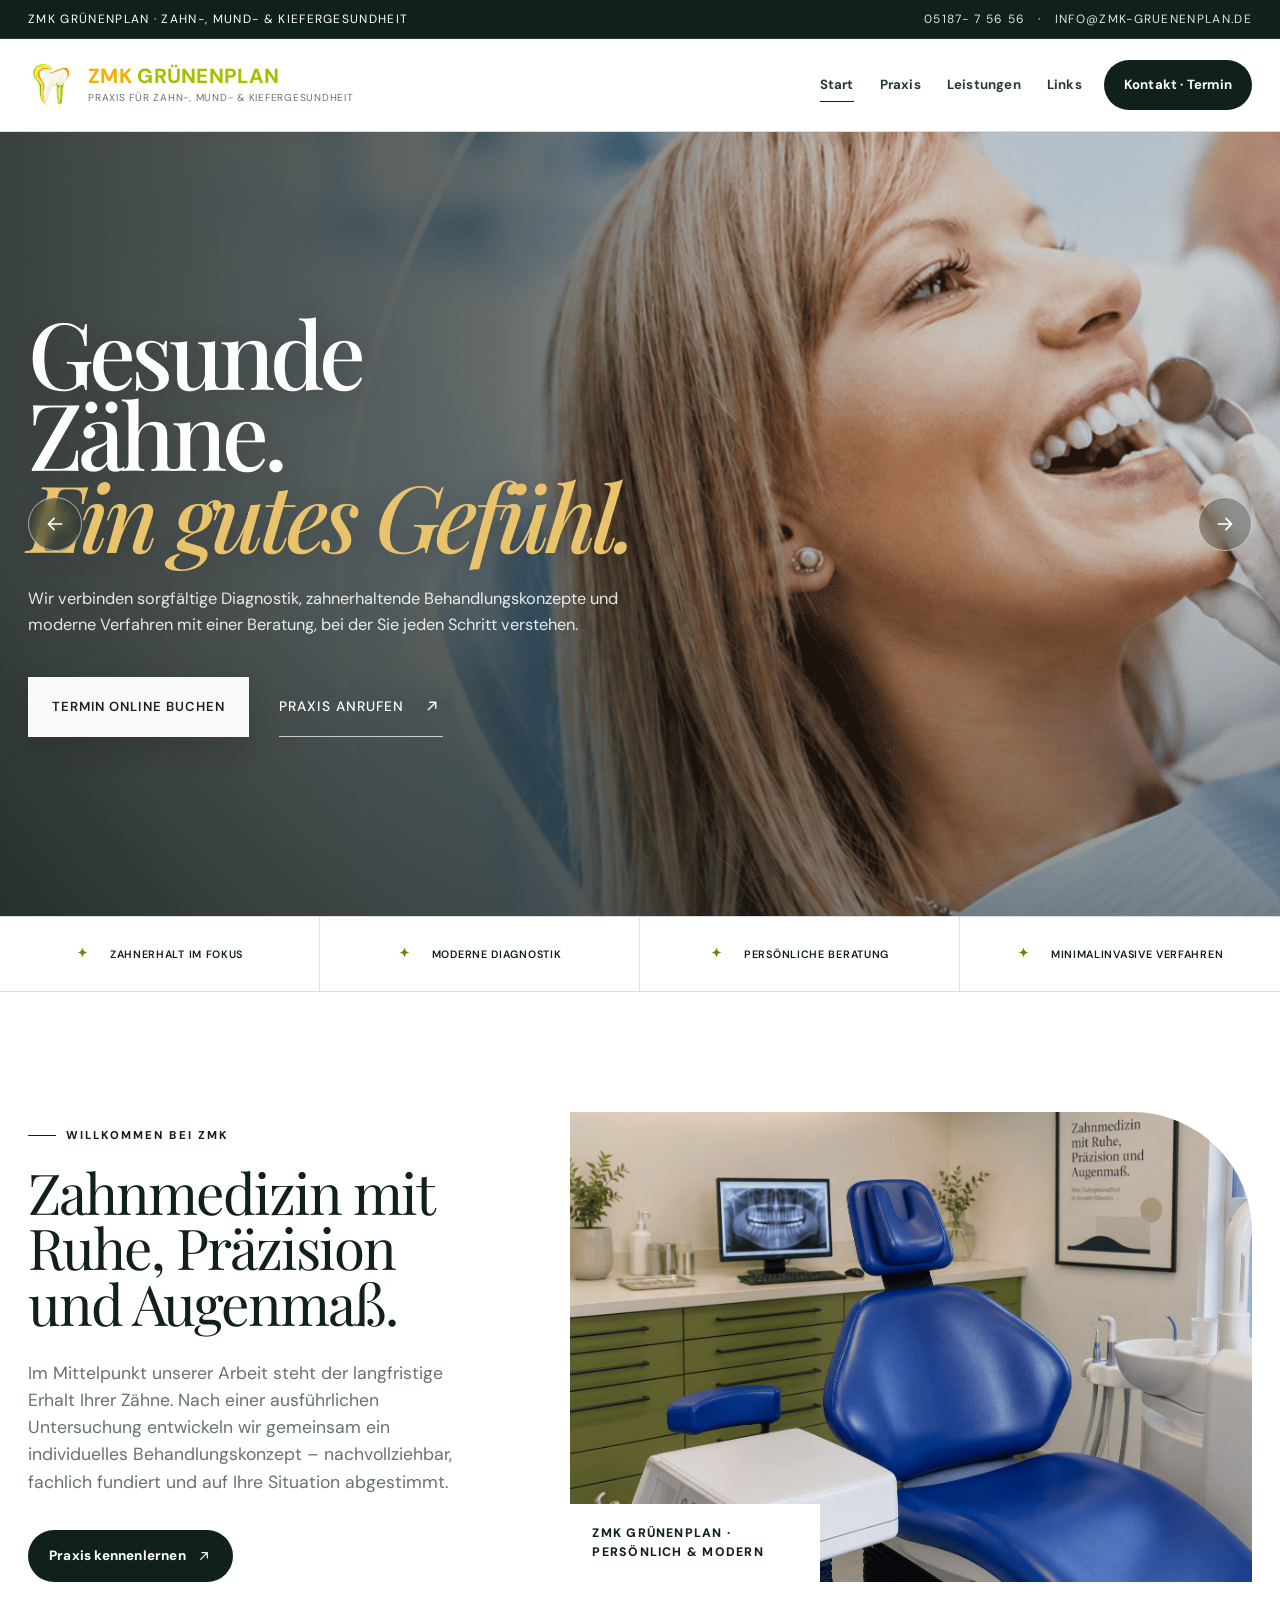
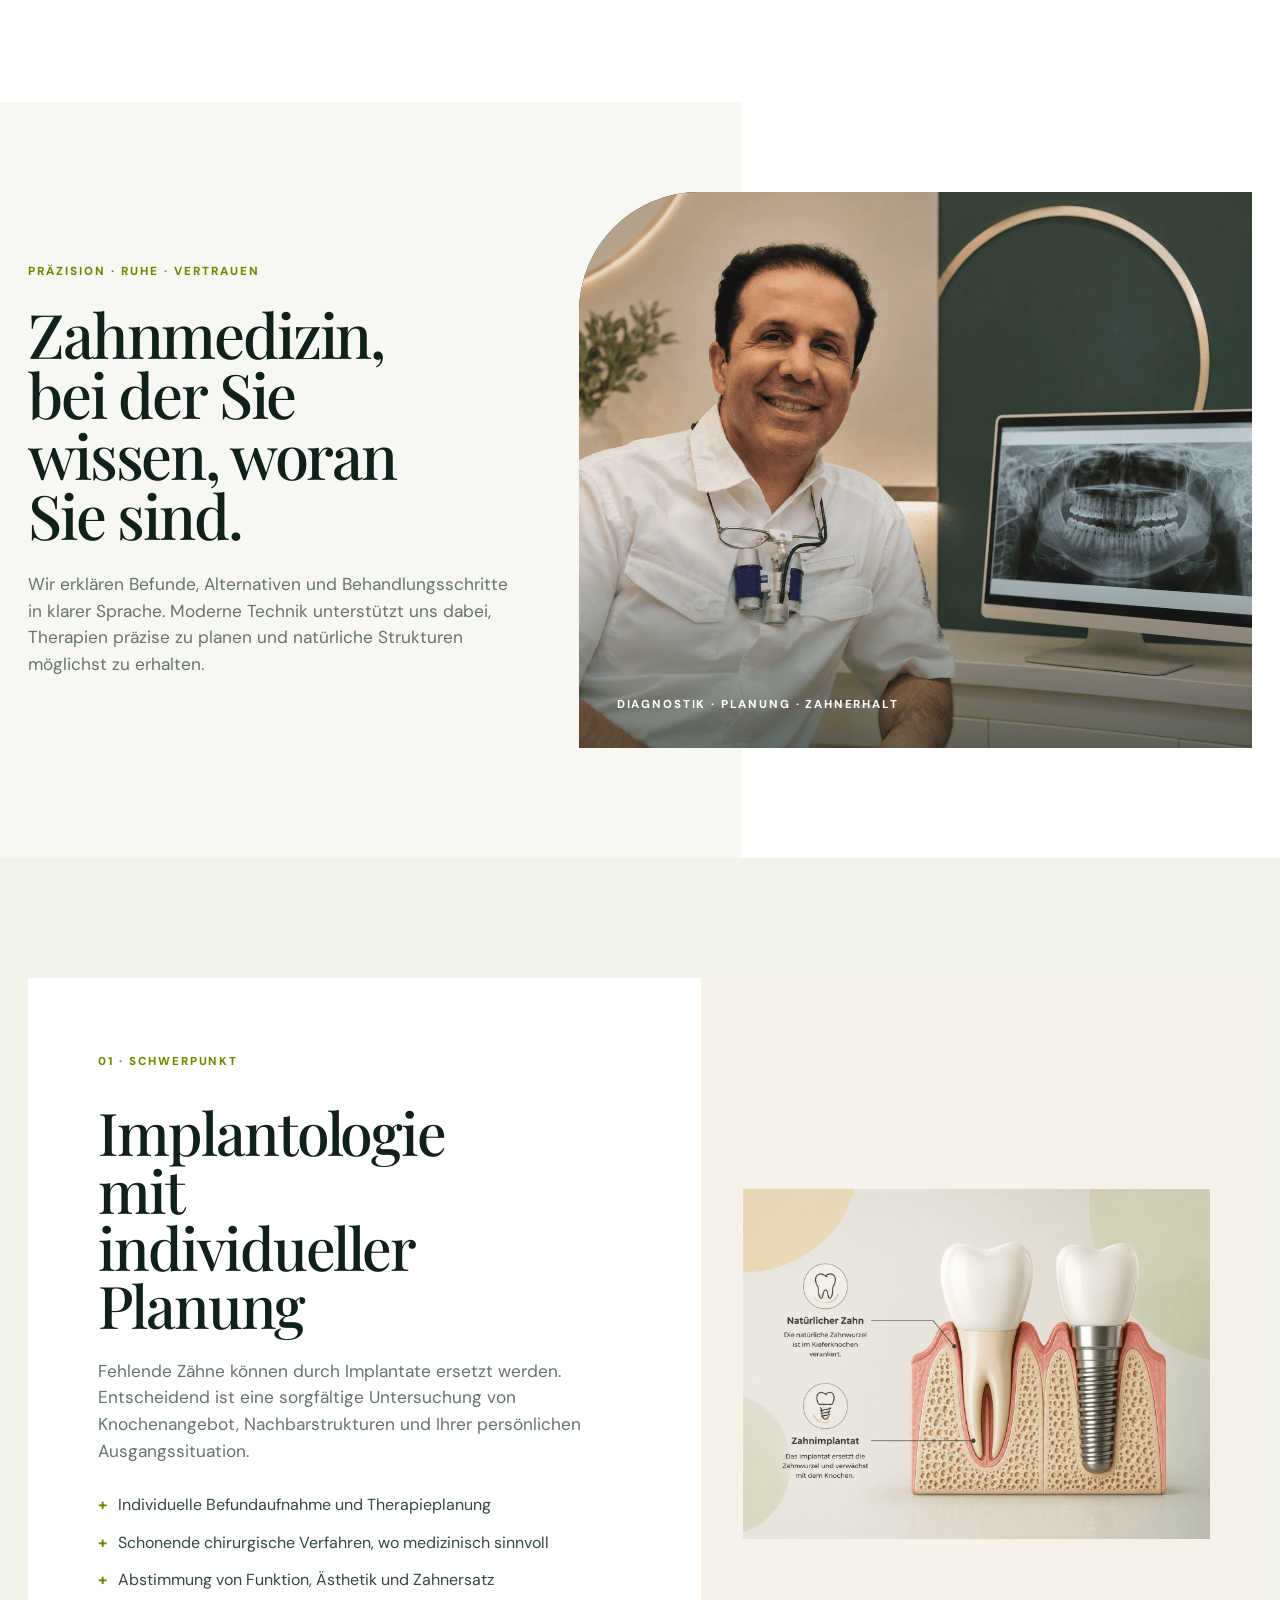
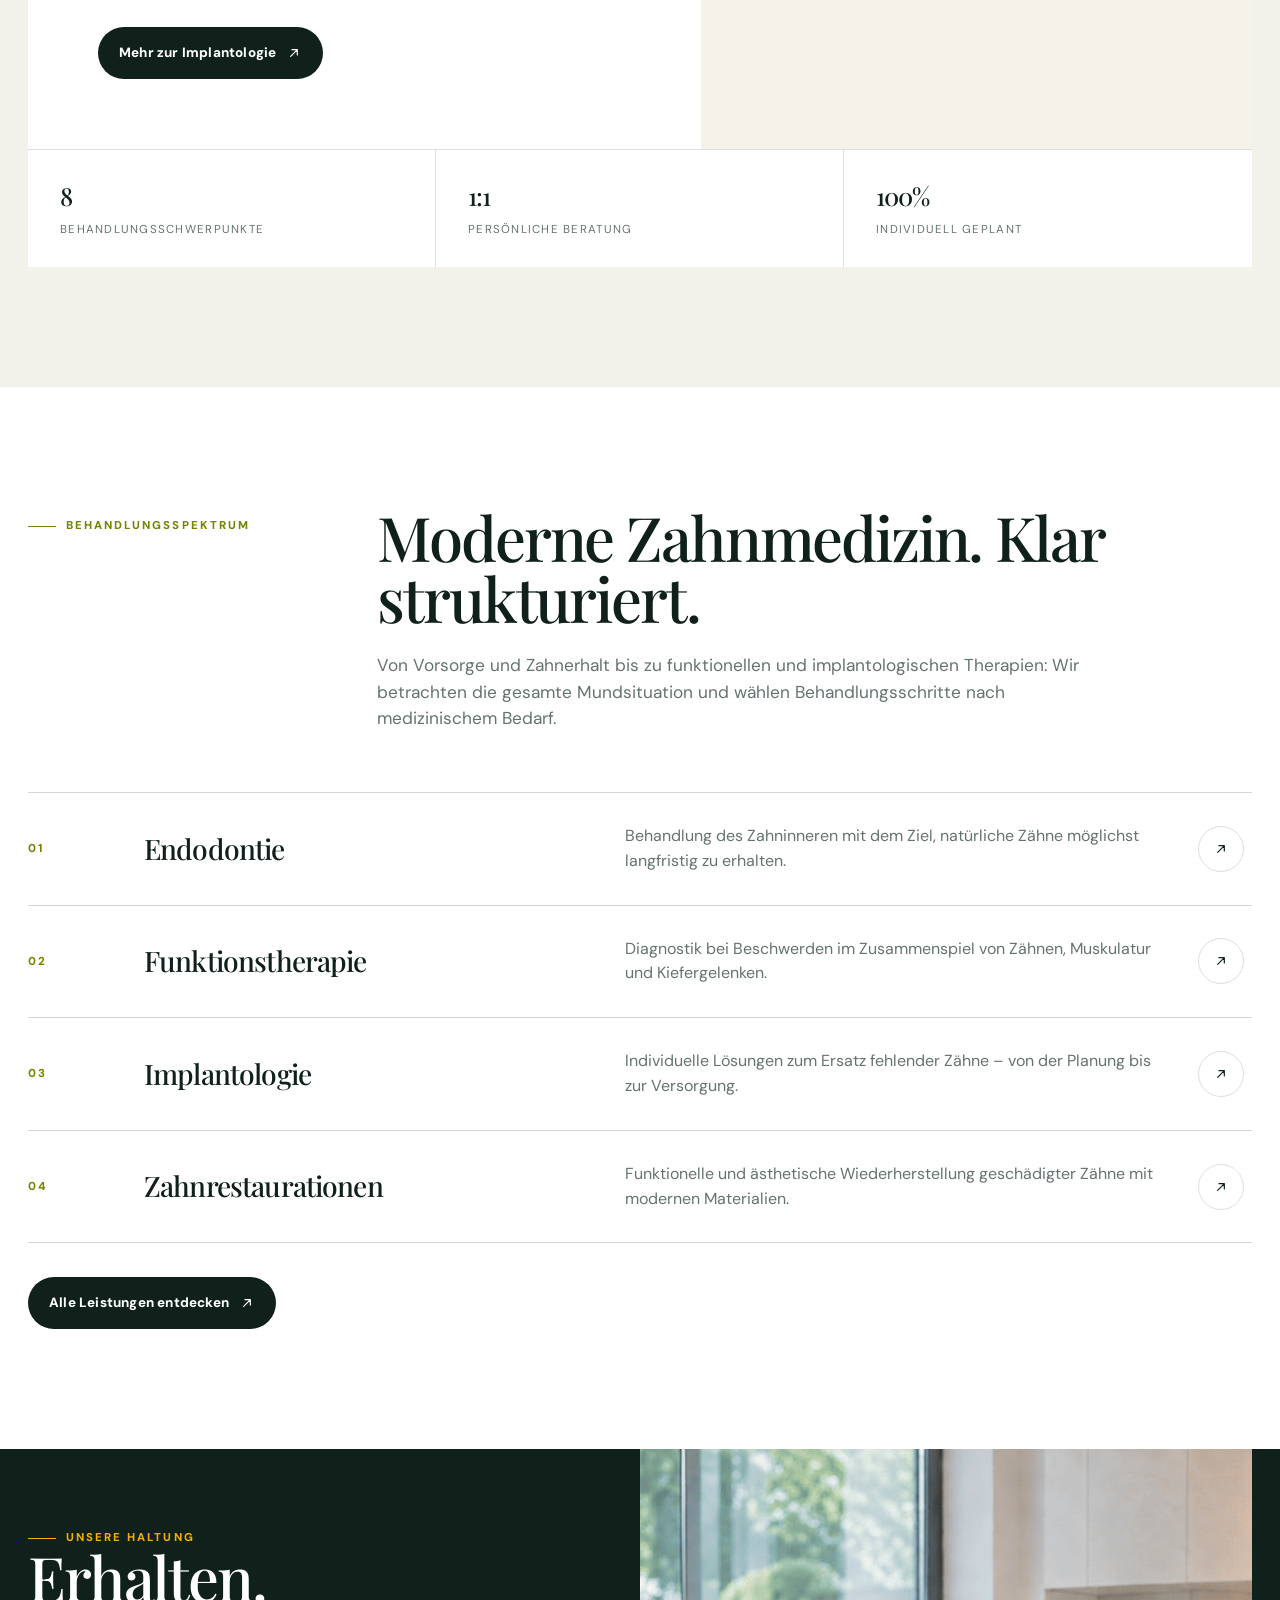
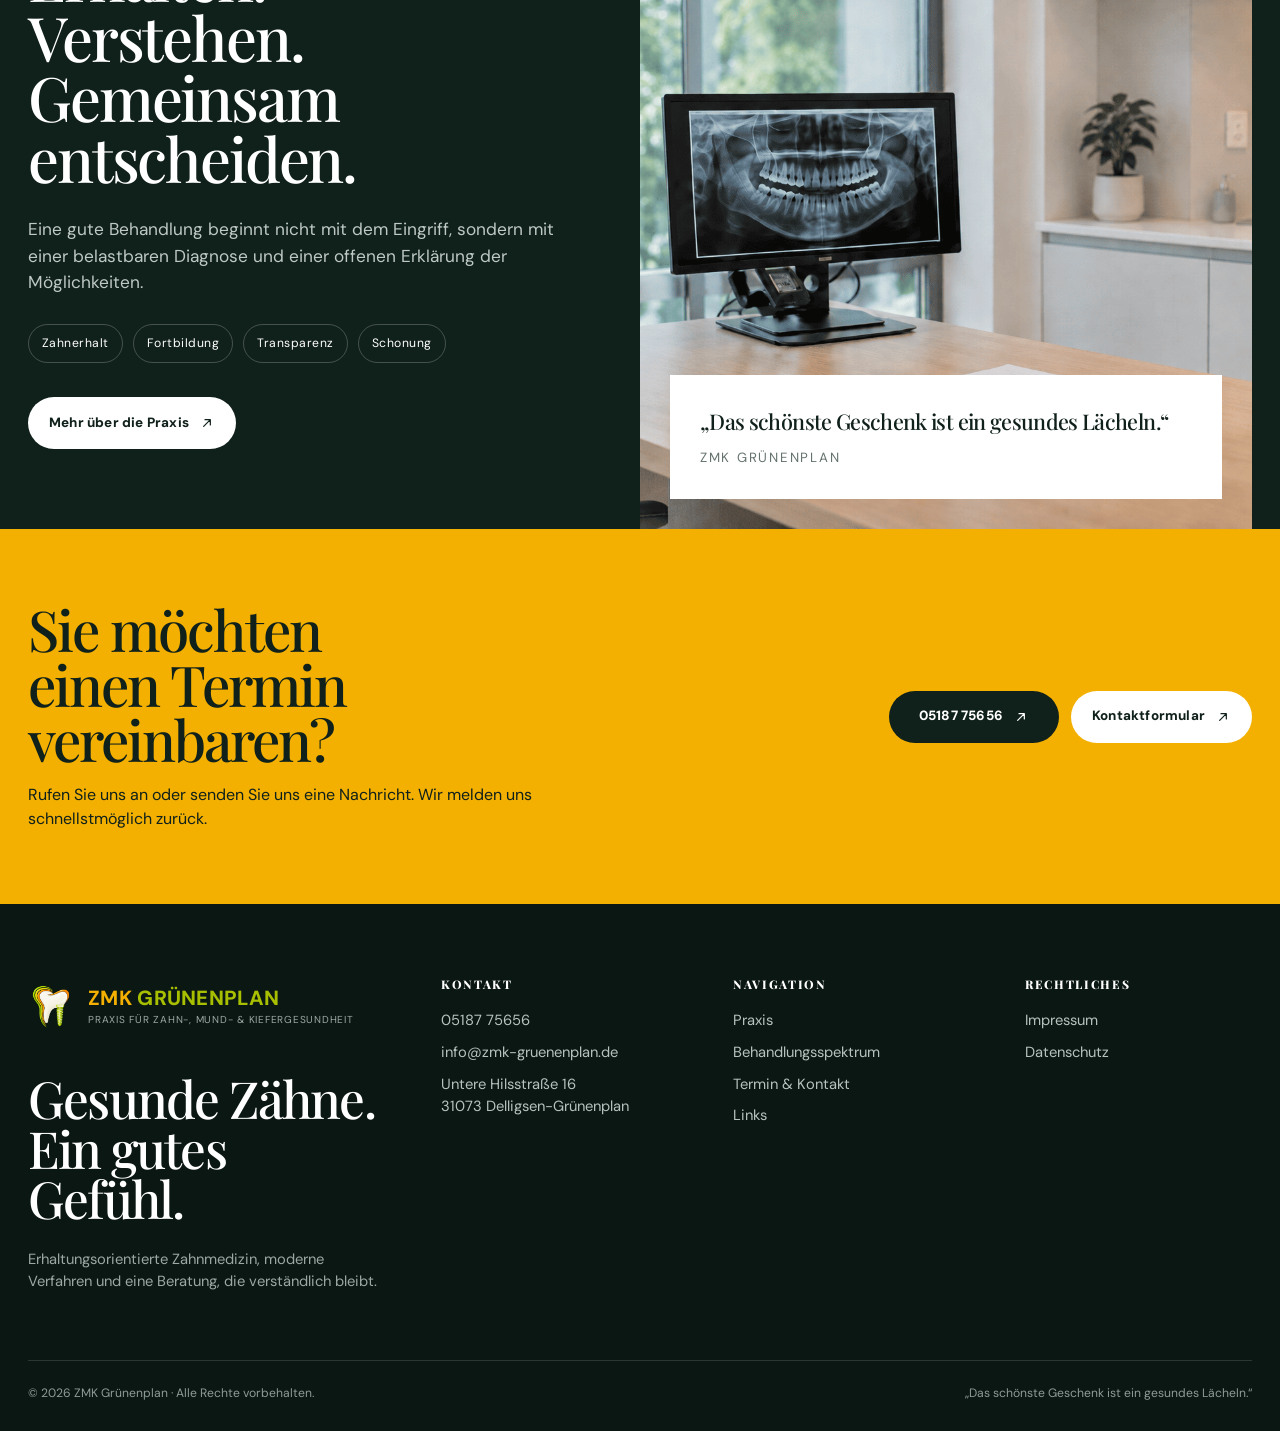
<file: index.html>
<!doctype html><html lang="de"><head><meta charset="utf-8"><meta name="viewport" content="width=device-width,initial-scale=1"><title>ZMK Grünenplan | Moderne Zahnmedizin in Delligsen-Grünenplan</title><meta name="description" content="ZMK Grünenplan – moderne, erhaltungsorientierte Zahnmedizin, Implantologie, Endodontie, Funktionstherapie und ästhetischer Zahnersatz."><meta name="theme-color" content="#10201b"><link rel="icon" href="assets/img/favicon.png" type="image/png"><link rel="stylesheet" href="assets/css/styles.css"></head><body><a class="skip-link" href="#main">Zum Inhalt springen</a>
<div class="utility"><div class="container"><span>ZMK Grünenplan · Zahn-, Mund- &amp; Kiefergesundheit</span><span class="utility-right"><a href="tel:+49518775656">05187- 7 56 56</a> &nbsp; · &nbsp; <a href="mailto:info@zmk-gruenenplan.de">info@zmk-gruenenplan.de</a></span></div></div>
<header class="header"><div class="container nav-wrap">
<a class="brand" href="index.html" aria-label="ZMK Grünenplan Startseite"><img class="brand-logo" src="assets/img/logo.png" alt=""><span class="brand-copy"><span class="brand-title"><b>ZMK</b> <span>GRÜNENPLAN</span></span><span class="brand-sub">Praxis für Zahn-, Mund- &amp; Kiefergesundheit</span></span></a>
<button class="menu-btn" aria-label="Menü öffnen" aria-expanded="false"></button><nav class="nav" aria-label="Hauptnavigation"><a href="index.html" class="active">Start</a><a href="praxis.html" class="">Praxis</a><a href="leistungen.html" class="">Leistungen</a><a href="links.html" class="">Links</a><a href="kontakt.html" class=" nav-cta">Kontakt · Termin</a></nav></div></header><main id="main">
<section class="hero hero-full" aria-label="Willkommen bei ZMK Grünenplan">
<div class="hero-slides" aria-hidden="true">
  <div class="hero-slide is-active"><picture><source media="(max-width: 760px)" srcset="assets/img/hero/mobile/hero-mobile-1.png"><img src="assets/img/hero/hero-1.png" alt=""></picture></div>
  <div class="hero-slide"><picture><source media="(max-width: 760px)" srcset="assets/img/hero/mobile/hero-mobile-2.png"><img src="assets/img/hero/hero-2.png" alt=""></picture></div>
  <div class="hero-slide"><picture><source media="(max-width: 760px)" srcset="assets/img/hero/mobile/hero-mobile-3.png"><img src="assets/img/hero/hero-3.png" alt=""></picture></div>
</div>
<div class="hero-shade" aria-hidden="true"></div>
<div class="container hero-grid">
  <div class="hero-copy reveal"><h1>Gesunde Zähne.<br><strong>Ein gutes Gefühl.</strong></h1><p class="lead">Wir verbinden sorgfältige Diagnostik, zahnerhaltende Behandlungskonzepte und moderne Verfahren mit einer Beratung, bei der Sie jeden Schritt verstehen.</p><div class="hero-actions-oralc"><a class="hero-cta hero-cta-primary" href="kontakt.html">Termin online buchen</a><a class="hero-cta hero-cta-link" href="tel:+49518775656">Praxis anrufen <span class="svg-icon icon-arrow-up-right" aria-hidden="true"></span></a></div></div>
</div>
<div class="hero-slider-arrows" aria-label="Hero Bilder wechseln">
  <button class="hero-arrow hero-arrow-prev" type="button" aria-label="Vorheriges Bild"><span class="svg-icon icon-arrow-left" aria-hidden="true"></span></button>
  <button class="hero-arrow hero-arrow-next" type="button" aria-label="Nächstes Bild"><span class="svg-icon icon-arrow-right" aria-hidden="true"></span></button>
</div>
</section>
<section class="trust-strip"><div class="trust-row"><div class="trust-item"><span class="svg-icon icon-sparkle" aria-hidden="true"></span><span>Zahnerhalt im Fokus</span></div><div class="trust-item"><span class="svg-icon icon-sparkle" aria-hidden="true"></span><span>Moderne Diagnostik</span></div><div class="trust-item"><span class="svg-icon icon-sparkle" aria-hidden="true"></span><span>Persönliche Beratung</span></div><div class="trust-item"><span class="svg-icon icon-sparkle" aria-hidden="true"></span><span>Minimalinvasive Verfahren</span></div></div></section>

<section class="section"><div class="container editorial-grid">
<div class="editorial-copy reveal"><span class="kicker">Willkommen bei ZMK</span><div class="big-line">Zahnmedizin mit Ruhe, Präzision und Augenmaß.</div><p>Im Mittelpunkt unserer Arbeit steht der langfristige Erhalt Ihrer Zähne. Nach einer ausführlichen Untersuchung entwickeln wir gemeinsam ein individuelles Behandlungskonzept – nachvollziehbar, fachlich fundiert und auf Ihre Situation abgestimmt.</p><div class="actions"><a class="btn btn-dark" href="praxis.html">Praxis kennenlernen</a></div></div>
<div class="editorial-visual reveal"><img src="assets/img/willkommen-zmk.png" alt="Behandlungsraum der ZMK Grünenplan mit blauem Zahnarztstuhl und Röntgenmonitor" loading="lazy" decoding="async"><span class="caption">ZMK Grünenplan · persönlich &amp; modern</span></div>
</div></section>

<section class="signature"><div class="container signature-grid"><div class="signature-copy reveal"><span class="eyebrow-big">Präzision · Ruhe · Vertrauen</span><h2>Zahnmedizin, bei der Sie wissen, woran Sie sind.</h2><p>Wir erklären Befunde, Alternativen und Behandlungsschritte in klarer Sprache. Moderne Technik unterstützt uns dabei, Therapien präzise zu planen und natürliche Strukturen möglichst zu erhalten.</p></div><div class="signature-media reveal"><img src="assets/img/praezision-ruhe-vertrauen.png" alt="Zahnarzt in der ZMK Grünenplan vor einem Monitor mit Panorama-Röntgenaufnahme" loading="lazy" decoding="async"><span class="media-label">Diagnostik · Planung · Zahnerhalt</span></div></div></section>

<section class="section section-sand"><div class="container"><div class="featured-treatment reveal"><div class="content"><span class="number">01 · Schwerpunkt</span><h2>Implantologie mit individueller Planung</h2><p>Fehlende Zähne können durch Implantate ersetzt werden. Entscheidend ist eine sorgfältige Untersuchung von Knochenangebot, Nachbarstrukturen und Ihrer persönlichen Ausgangssituation.</p><ul class="check-list"><li>Individuelle Befundaufnahme und Therapieplanung</li><li>Schonende chirurgische Verfahren, wo medizinisch sinnvoll</li><li>Abstimmung von Funktion, Ästhetik und Zahnersatz</li></ul><div class="actions"><a class="btn btn-dark" href="leistungen.html#implantologie">Mehr zur Implantologie</a></div></div><div class="media implant-media"><img src="assets/img/hero-editorial.png" alt="Darstellung eines natürlichen Zahns und eines Zahnimplantats im Kieferknochen" loading="lazy" decoding="async"></div></div><div class="metric-ribbon reveal"><div class="metric"><b>8</b><span>Behandlungsschwerpunkte</span></div><div class="metric"><b>1:1</b><span>persönliche Beratung</span></div><div class="metric"><b>100%</b><span>individuell geplant</span></div></div></div></section>

<section class="section"><div class="container"><div class="section-head reveal"><span class="kicker">Behandlungsspektrum</span><div><h2>Moderne Zahnmedizin. Klar strukturiert.</h2><p>Von Vorsorge und Zahnerhalt bis zu funktionellen und implantologischen Therapien: Wir betrachten die gesamte Mundsituation und wählen Behandlungsschritte nach medizinischem Bedarf.</p></div></div><div class="service-list reveal">
<a class="service-row" href="leistungen.html#endodontie"><span class="idx">01</span><h3>Endodontie</h3><p>Behandlung des Zahninneren mit dem Ziel, natürliche Zähne möglichst langfristig zu erhalten.</p><span class="arrow" aria-hidden="true"><span class="svg-icon icon-arrow-up-right"></span></span></a>
<a class="service-row" href="leistungen.html#funktion"><span class="idx">02</span><h3>Funktionstherapie</h3><p>Diagnostik bei Beschwerden im Zusammenspiel von Zähnen, Muskulatur und Kiefergelenken.</p><span class="arrow" aria-hidden="true"><span class="svg-icon icon-arrow-up-right"></span></span></a>
<a class="service-row" href="leistungen.html#implantologie"><span class="idx">03</span><h3>Implantologie</h3><p>Individuelle Lösungen zum Ersatz fehlender Zähne – von der Planung bis zur Versorgung.</p><span class="arrow" aria-hidden="true"><span class="svg-icon icon-arrow-up-right"></span></span></a>
<a class="service-row" href="leistungen.html#restauration"><span class="idx">04</span><h3>Zahnrestaurationen</h3><p>Funktionelle und ästhetische Wiederherstellung geschädigter Zähne mit modernen Materialien.</p><span class="arrow" aria-hidden="true"><span class="svg-icon icon-arrow-up-right"></span></span></a>
</div><div class="actions"><a class="btn btn-dark" href="leistungen.html">Alle Leistungen entdecken</a></div></div></section>

<section class="section-dark"><div class="container promise"><div class="promise-copy reveal"><span class="kicker">Unsere Haltung</span><h2>Erhalten. Verstehen. Gemeinsam entscheiden.</h2><p>Eine gute Behandlung beginnt nicht mit dem Eingriff, sondern mit einer belastbaren Diagnose und einer offenen Erklärung der Möglichkeiten.</p><div class="promise-list"><span>Zahnerhalt</span><span>Fortbildung</span><span>Transparenz</span><span>Schonung</span></div><div class="actions"><a class="btn btn-light" href="praxis.html">Mehr über die Praxis</a></div></div><div class="promise-art reveal"><img src="assets/img/unsere-haltung.png" alt="Zahnarzt der ZMK Grünenplan mit Panorama-Röntgenaufnahme" loading="lazy" decoding="async"><div class="quote"><strong>„Das schönste Geschenk ist ein gesundes Lächeln.“</strong><small>ZMK Grünenplan</small></div></div></div></section>

<section class="appointment-band"><div class="container appointment-inner reveal"><div><h2>Sie möchten einen Termin vereinbaren?</h2><p>Rufen Sie uns an oder senden Sie uns eine Nachricht. Wir melden uns schnellstmöglich zurück.</p></div><div class="actions"><a class="btn btn-dark" href="tel:+49518775656">05187 75656</a><a class="btn btn-light" href="kontakt.html">Kontaktformular</a></div></div></section>
</main><footer class="footer"><div class="container"><div class="footer-top">
<div><a class="brand" href="index.html" aria-label="ZMK Grünenplan Startseite"><img class="brand-logo" src="assets/img/logo.png" alt=""><span class="brand-copy"><span class="brand-title"><b>ZMK</b> <span>GRÜNENPLAN</span></span><span class="brand-sub">Praxis für Zahn-, Mund- &amp; Kiefergesundheit</span></span></a><div class="footer-claim">Gesunde Zähne. Ein gutes Gefühl.</div><p>Erhaltungsorientierte Zahnmedizin, moderne Verfahren und eine Beratung, die verständlich bleibt.</p></div>
<div><h3>Kontakt</h3><div class="footer-links"><a href="tel:+49518775656">05187 75656</a><a href="mailto:info@zmk-gruenenplan.de">info@zmk-gruenenplan.de</a><span>Untere Hilsstraße 16<br>31073 Delligsen-Grünenplan</span></div></div>
<div><h3>Navigation</h3><div class="footer-links"><a href="praxis.html">Praxis</a><a href="leistungen.html">Behandlungsspektrum</a><a href="kontakt.html">Termin &amp; Kontakt</a><a href="links.html">Links</a></div></div>
<div><h3>Rechtliches</h3><div class="footer-links"><a href="impressum.html">Impressum</a><a href="datenschutz.html">Datenschutz</a></div></div>
</div><div class="footer-bottom"><span>© <span data-year></span> ZMK Grünenplan · Alle Rechte vorbehalten.</span><span>„Das schönste Geschenk ist ein gesundes Lächeln.“</span></div></div></footer><script src="assets/js/main.js"></script></body></html>
</file>
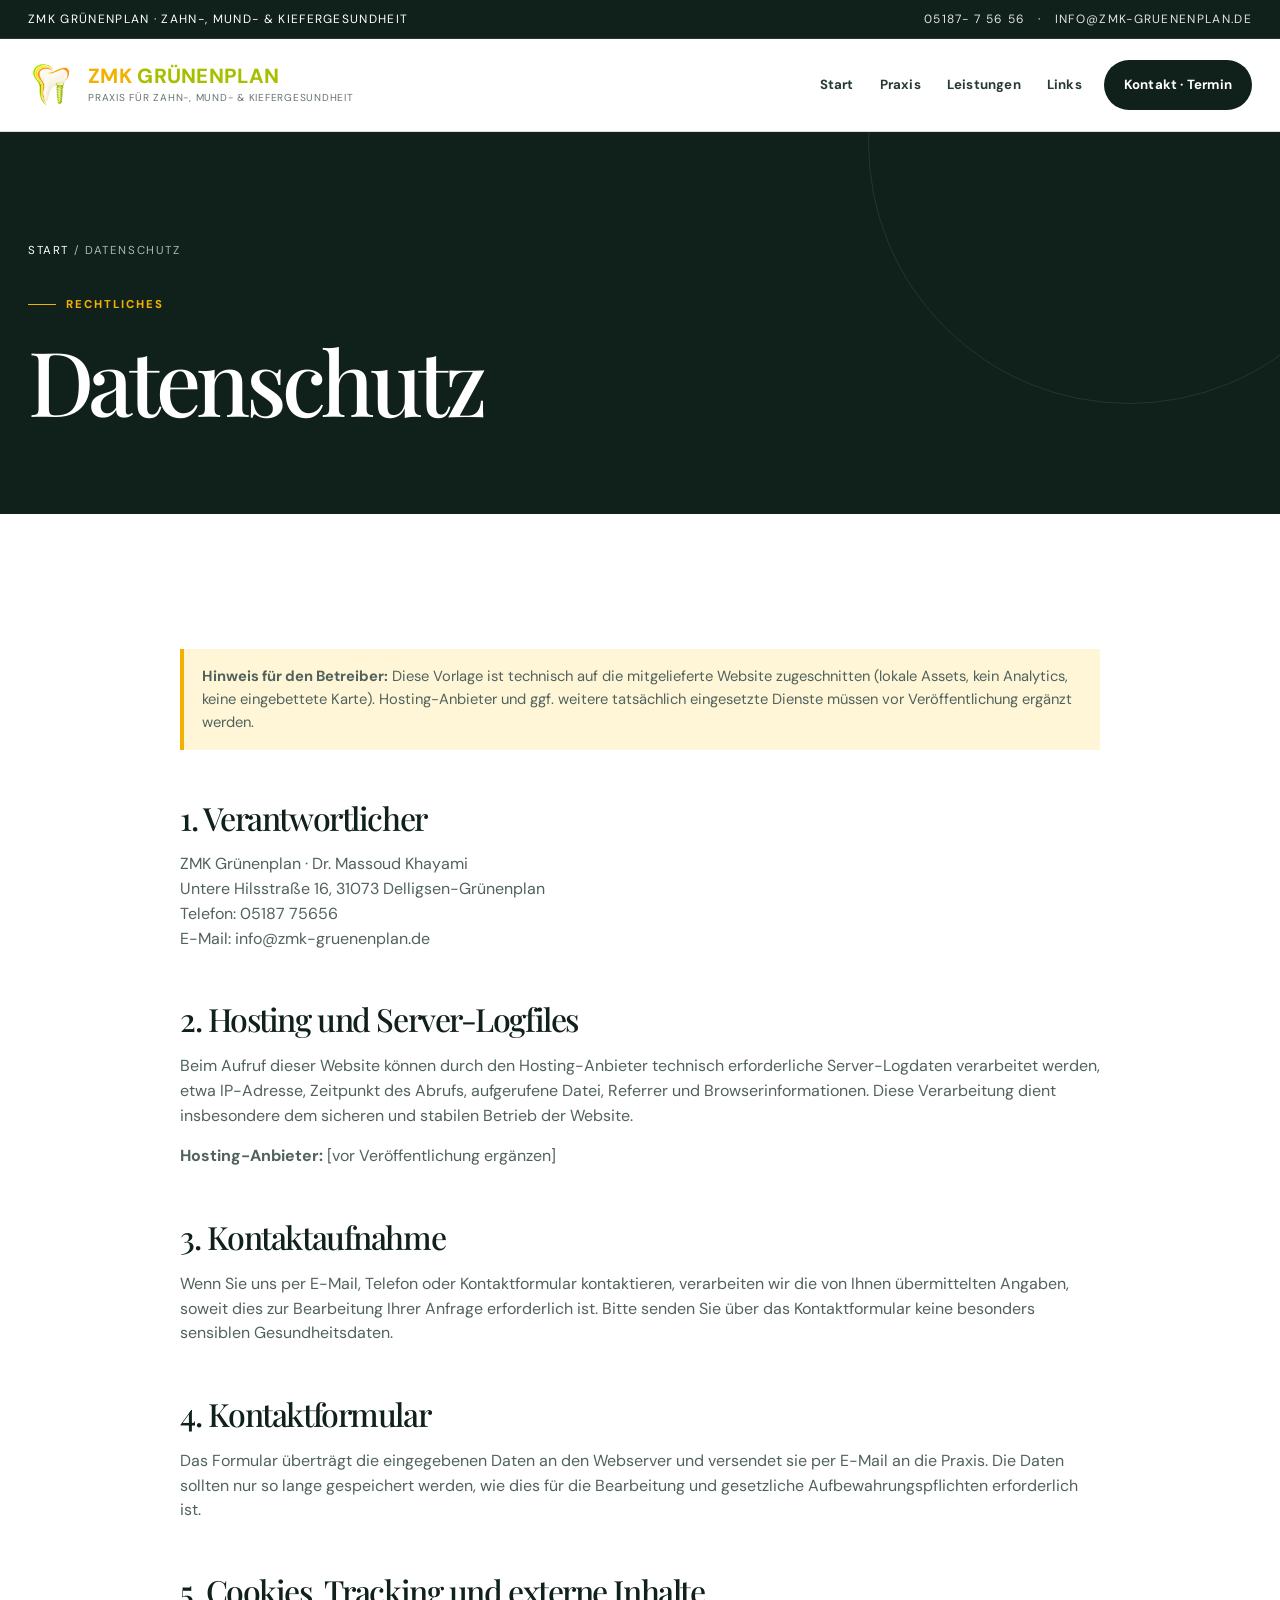
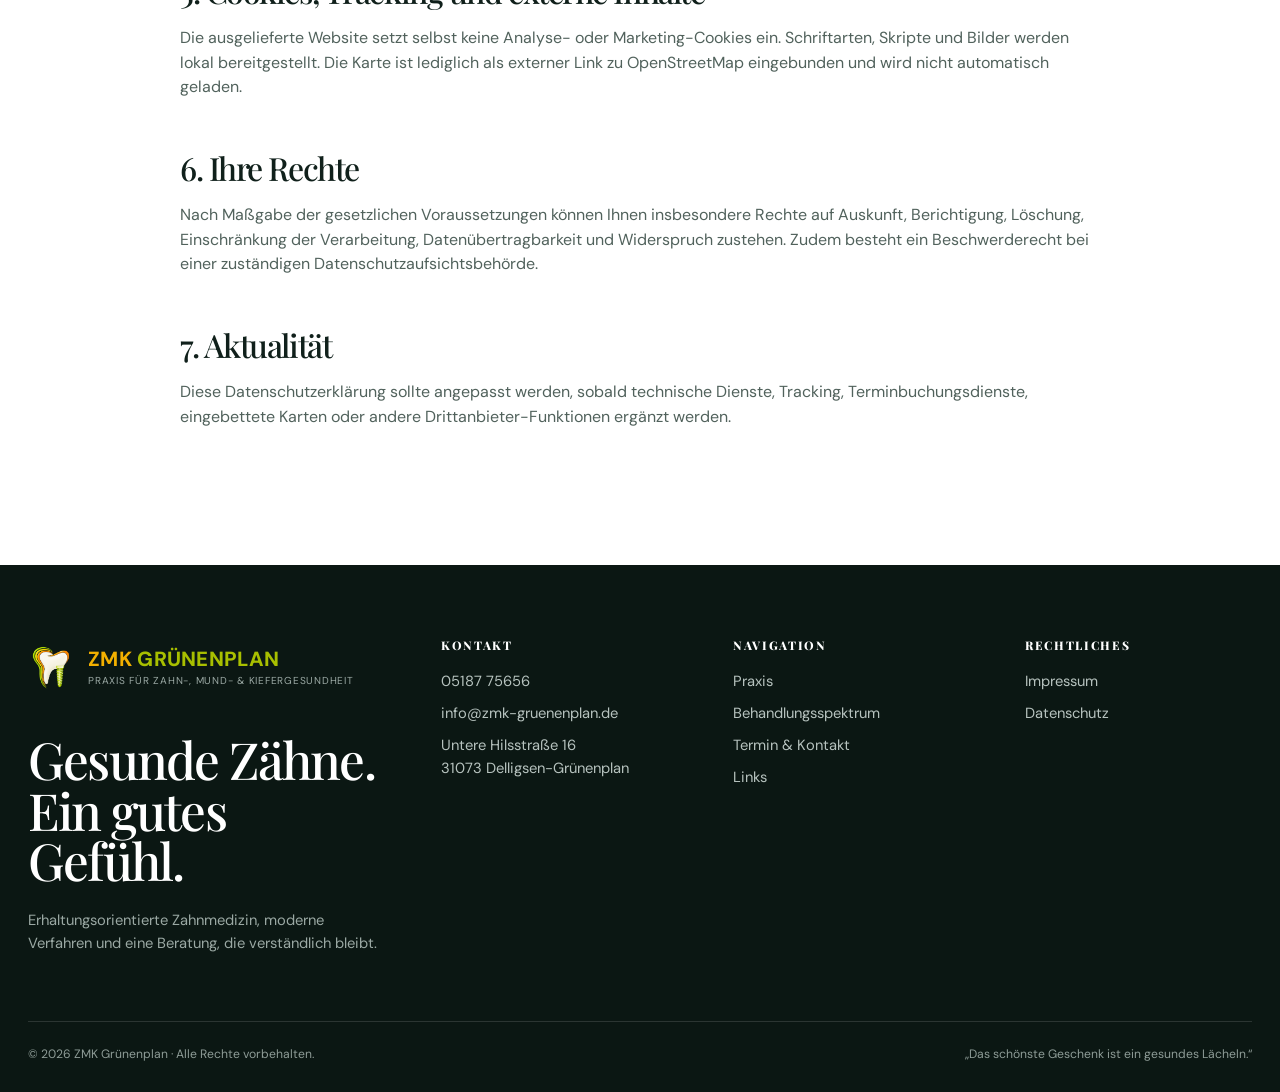
<file: datenschutz.html>
<!doctype html><html lang="de"><head><meta charset="utf-8"><meta name="viewport" content="width=device-width,initial-scale=1"><title>Datenschutz | ZMK Grünenplan</title><meta name="description" content="Datenschutzerklärung der Website der ZMK Grünenplan."><meta name="theme-color" content="#10201b"><link rel="icon" href="assets/img/favicon.png" type="image/png"><link rel="stylesheet" href="assets/css/styles.css"></head><body><a class="skip-link" href="#main">Zum Inhalt springen</a>
<div class="utility"><div class="container"><span>ZMK Grünenplan · Zahn-, Mund- &amp; Kiefergesundheit</span><span class="utility-right"><a href="tel:+49518775656">05187- 7 56 56</a> &nbsp; · &nbsp; <a href="mailto:info@zmk-gruenenplan.de">info@zmk-gruenenplan.de</a></span></div></div>
<header class="header"><div class="container nav-wrap">
<a class="brand" href="index.html" aria-label="ZMK Grünenplan Startseite"><img class="brand-logo" src="assets/img/logo.png" alt=""><span class="brand-copy"><span class="brand-title"><b>ZMK</b> <span>GRÜNENPLAN</span></span><span class="brand-sub">Praxis für Zahn-, Mund- &amp; Kiefergesundheit</span></span></a>
<button class="menu-btn" aria-label="Menü öffnen" aria-expanded="false"></button><nav class="nav" aria-label="Hauptnavigation"><a href="index.html" class="">Start</a><a href="praxis.html" class="">Praxis</a><a href="leistungen.html" class="">Leistungen</a><a href="links.html" class="">Links</a><a href="kontakt.html" class=" nav-cta">Kontakt · Termin</a></nav></div></header><main id="main">
<section class="page-hero"><div class="container"><div class="breadcrumbs"><a href="index.html">Start</a> / Datenschutz</div><span class="kicker">Rechtliches</span><h1>Datenschutz</h1></div></section>
<section class="section"><div class="container legal"><p class="notice"><strong>Hinweis für den Betreiber:</strong> Diese Vorlage ist technisch auf die mitgelieferte Website zugeschnitten (lokale Assets, kein Analytics, keine eingebettete Karte). Hosting-Anbieter und ggf. weitere tatsächlich eingesetzte Dienste müssen vor Veröffentlichung ergänzt werden.</p><h2>1. Verantwortlicher</h2><p>ZMK Grünenplan · Dr. Massoud Khayami<br>Untere Hilsstraße 16, 31073 Delligsen-Grünenplan<br>Telefon: 05187 75656<br>E-Mail: info@zmk-gruenenplan.de</p><h2>2. Hosting und Server-Logfiles</h2><p>Beim Aufruf dieser Website können durch den Hosting-Anbieter technisch erforderliche Server-Logdaten verarbeitet werden, etwa IP-Adresse, Zeitpunkt des Abrufs, aufgerufene Datei, Referrer und Browserinformationen. Diese Verarbeitung dient insbesondere dem sicheren und stabilen Betrieb der Website.</p><p><strong>Hosting-Anbieter:</strong> [vor Veröffentlichung ergänzen]</p><h2>3. Kontaktaufnahme</h2><p>Wenn Sie uns per E-Mail, Telefon oder Kontaktformular kontaktieren, verarbeiten wir die von Ihnen übermittelten Angaben, soweit dies zur Bearbeitung Ihrer Anfrage erforderlich ist. Bitte senden Sie über das Kontaktformular keine besonders sensiblen Gesundheitsdaten.</p><h2>4. Kontaktformular</h2><p>Das Formular überträgt die eingegebenen Daten an den Webserver und versendet sie per E-Mail an die Praxis. Die Daten sollten nur so lange gespeichert werden, wie dies für die Bearbeitung und gesetzliche Aufbewahrungspflichten erforderlich ist.</p><h2>5. Cookies, Tracking und externe Inhalte</h2><p>Die ausgelieferte Website setzt selbst keine Analyse- oder Marketing-Cookies ein. Schriftarten, Skripte und Bilder werden lokal bereitgestellt. Die Karte ist lediglich als externer Link zu OpenStreetMap eingebunden und wird nicht automatisch geladen.</p><h2>6. Ihre Rechte</h2><p>Nach Maßgabe der gesetzlichen Voraussetzungen können Ihnen insbesondere Rechte auf Auskunft, Berichtigung, Löschung, Einschränkung der Verarbeitung, Datenübertragbarkeit und Widerspruch zustehen. Zudem besteht ein Beschwerderecht bei einer zuständigen Datenschutzaufsichtsbehörde.</p><h2>7. Aktualität</h2><p>Diese Datenschutzerklärung sollte angepasst werden, sobald technische Dienste, Tracking, Terminbuchungsdienste, eingebettete Karten oder andere Drittanbieter-Funktionen ergänzt werden.</p></div></section>
</main><footer class="footer"><div class="container"><div class="footer-top">
<div><a class="brand" href="index.html" aria-label="ZMK Grünenplan Startseite"><img class="brand-logo" src="assets/img/logo.png" alt=""><span class="brand-copy"><span class="brand-title"><b>ZMK</b> <span>GRÜNENPLAN</span></span><span class="brand-sub">Praxis für Zahn-, Mund- &amp; Kiefergesundheit</span></span></a><div class="footer-claim">Gesunde Zähne. Ein gutes Gefühl.</div><p>Erhaltungsorientierte Zahnmedizin, moderne Verfahren und eine Beratung, die verständlich bleibt.</p></div>
<div><h3>Kontakt</h3><div class="footer-links"><a href="tel:+49518775656">05187 75656</a><a href="mailto:info@zmk-gruenenplan.de">info@zmk-gruenenplan.de</a><span>Untere Hilsstraße 16<br>31073 Delligsen-Grünenplan</span></div></div>
<div><h3>Navigation</h3><div class="footer-links"><a href="praxis.html">Praxis</a><a href="leistungen.html">Behandlungsspektrum</a><a href="kontakt.html">Termin &amp; Kontakt</a><a href="links.html">Links</a></div></div>
<div><h3>Rechtliches</h3><div class="footer-links"><a href="impressum.html">Impressum</a><a href="datenschutz.html">Datenschutz</a></div></div>
</div><div class="footer-bottom"><span>© <span data-year></span> ZMK Grünenplan · Alle Rechte vorbehalten.</span><span>„Das schönste Geschenk ist ein gesundes Lächeln.“</span></div></div></footer><script src="assets/js/main.js"></script></body></html>
</file>
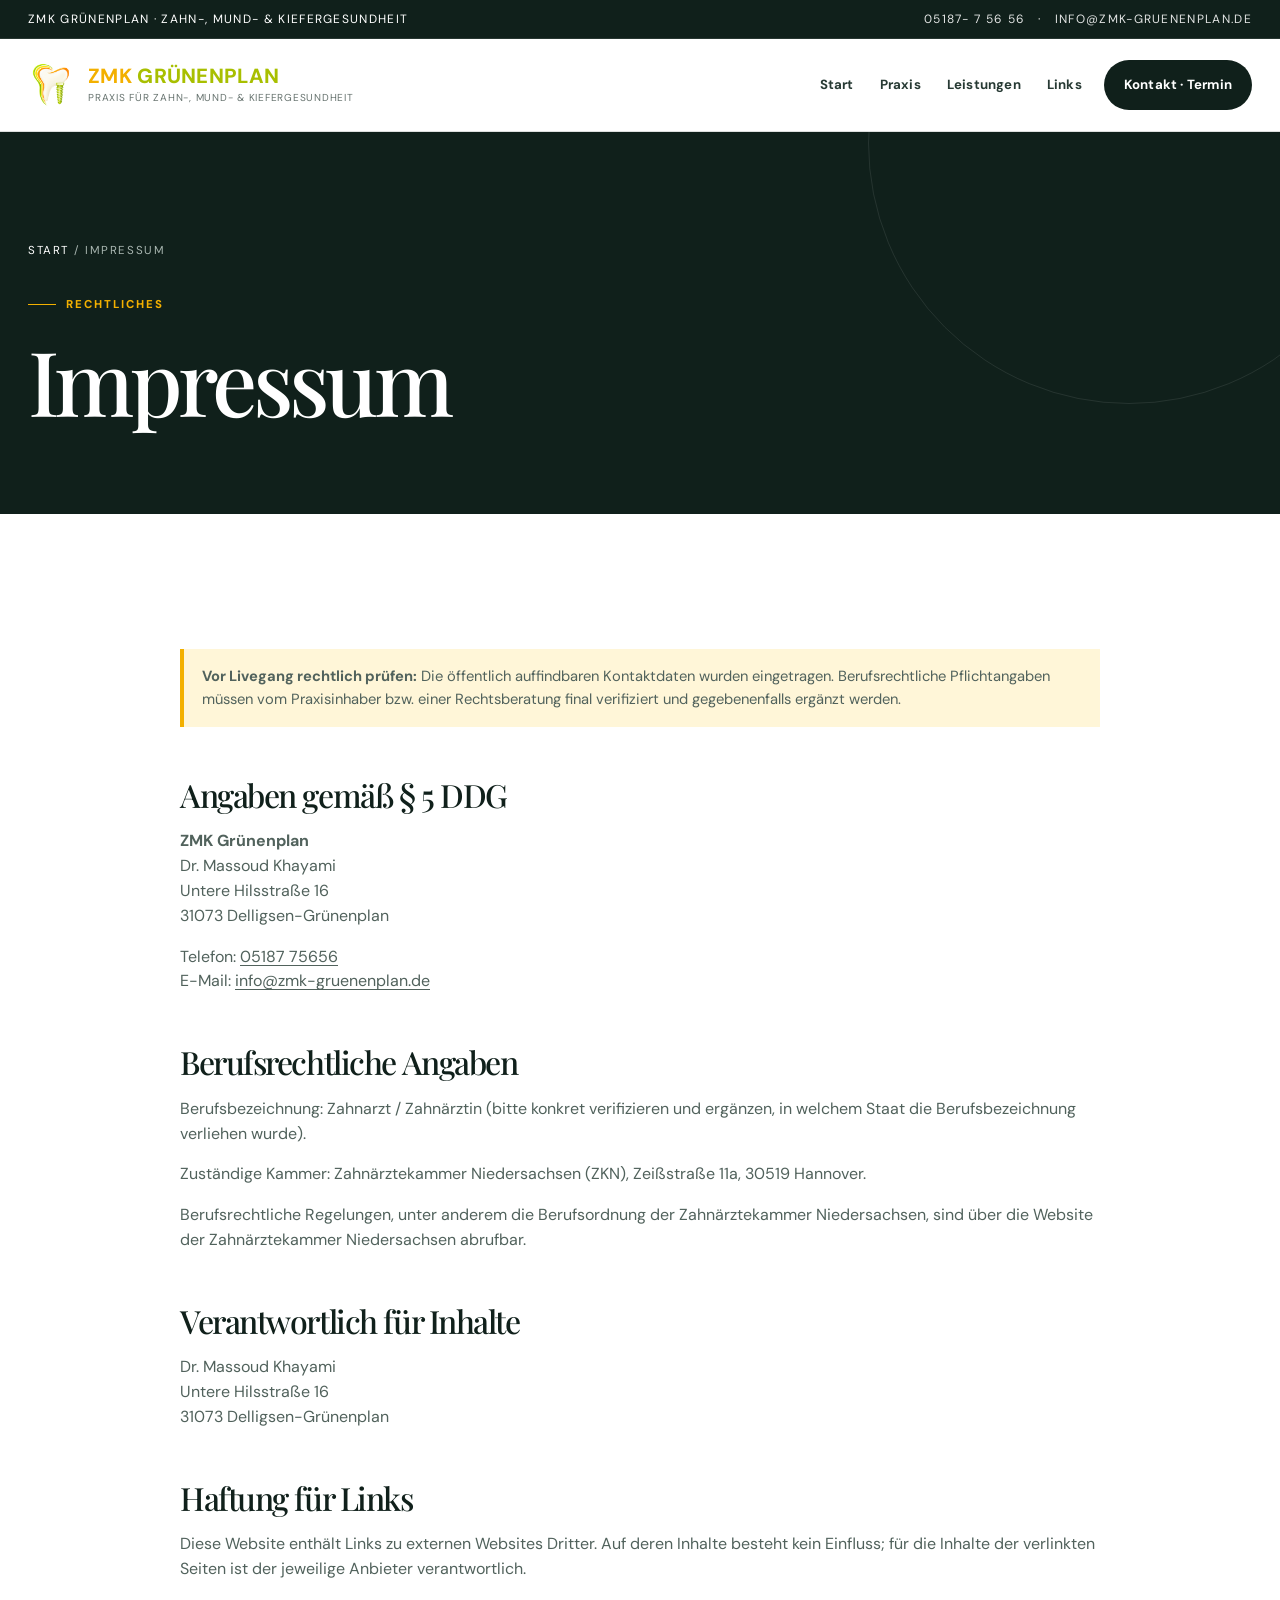
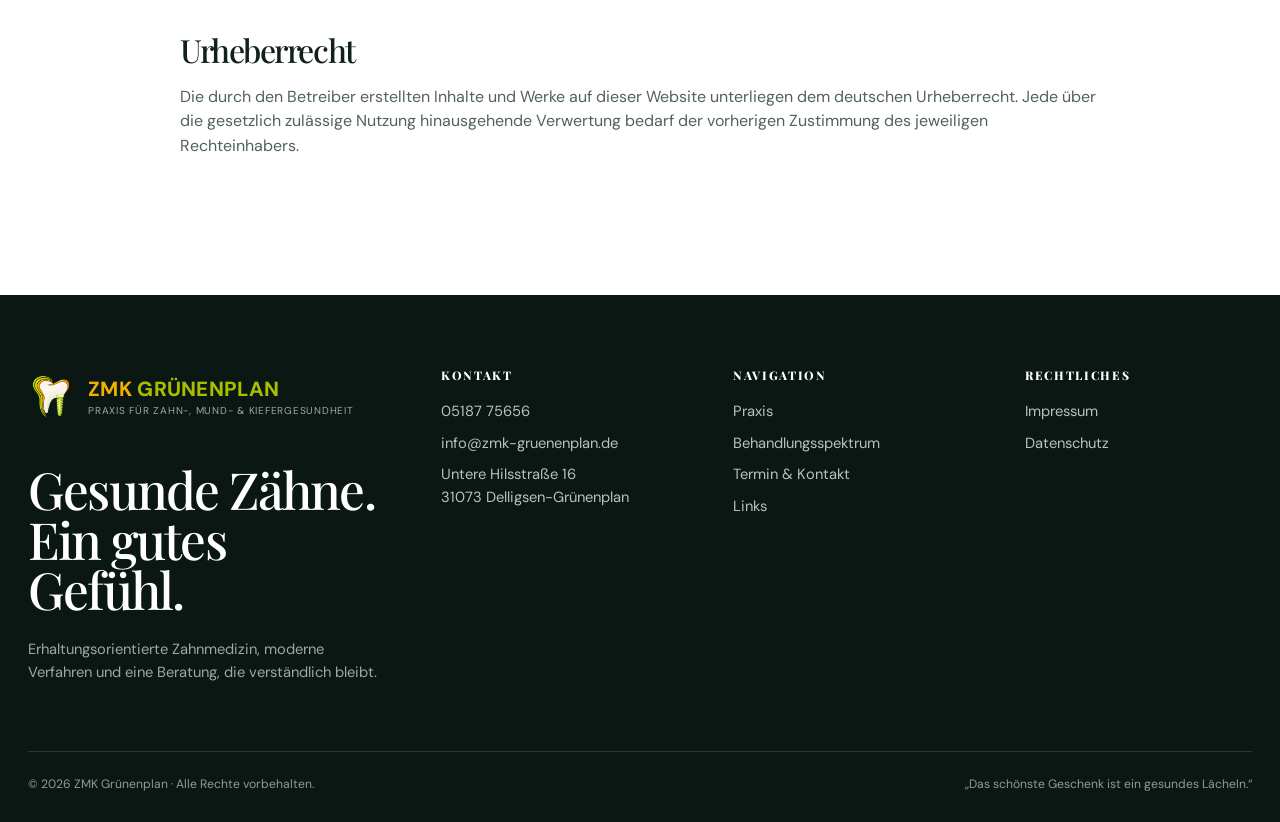
<file: impressum.html>
<!doctype html><html lang="de"><head><meta charset="utf-8"><meta name="viewport" content="width=device-width,initial-scale=1"><title>Impressum | ZMK Grünenplan</title><meta name="description" content="Impressum der ZMK Grünenplan."><meta name="theme-color" content="#10201b"><link rel="icon" href="assets/img/favicon.png" type="image/png"><link rel="stylesheet" href="assets/css/styles.css"></head><body><a class="skip-link" href="#main">Zum Inhalt springen</a>
<div class="utility"><div class="container"><span>ZMK Grünenplan · Zahn-, Mund- &amp; Kiefergesundheit</span><span class="utility-right"><a href="tel:+49518775656">05187- 7 56 56</a> &nbsp; · &nbsp; <a href="mailto:info@zmk-gruenenplan.de">info@zmk-gruenenplan.de</a></span></div></div>
<header class="header"><div class="container nav-wrap">
<a class="brand" href="index.html" aria-label="ZMK Grünenplan Startseite"><img class="brand-logo" src="assets/img/logo.png" alt=""><span class="brand-copy"><span class="brand-title"><b>ZMK</b> <span>GRÜNENPLAN</span></span><span class="brand-sub">Praxis für Zahn-, Mund- &amp; Kiefergesundheit</span></span></a>
<button class="menu-btn" aria-label="Menü öffnen" aria-expanded="false"></button><nav class="nav" aria-label="Hauptnavigation"><a href="index.html" class="">Start</a><a href="praxis.html" class="">Praxis</a><a href="leistungen.html" class="">Leistungen</a><a href="links.html" class="">Links</a><a href="kontakt.html" class=" nav-cta">Kontakt · Termin</a></nav></div></header><main id="main">
<section class="page-hero"><div class="container"><div class="breadcrumbs"><a href="index.html">Start</a> / Impressum</div><span class="kicker">Rechtliches</span><h1>Impressum</h1></div></section>
<section class="section"><div class="container legal"><p class="notice"><strong>Vor Livegang rechtlich prüfen:</strong> Die öffentlich auffindbaren Kontaktdaten wurden eingetragen. Berufsrechtliche Pflichtangaben müssen vom Praxisinhaber bzw. einer Rechtsberatung final verifiziert und gegebenenfalls ergänzt werden.</p><h2>Angaben gemäß § 5 DDG</h2><p><strong>ZMK Grünenplan</strong><br>Dr. Massoud Khayami<br>Untere Hilsstraße 16<br>31073 Delligsen-Grünenplan</p><p>Telefon: <a href="tel:+49518775656">05187 75656</a><br>E-Mail: <a href="mailto:info@zmk-gruenenplan.de">info@zmk-gruenenplan.de</a></p><h2>Berufsrechtliche Angaben</h2><p>Berufsbezeichnung: Zahnarzt / Zahnärztin (bitte konkret verifizieren und ergänzen, in welchem Staat die Berufsbezeichnung verliehen wurde).</p><p>Zuständige Kammer: Zahnärztekammer Niedersachsen (ZKN), Zeißstraße 11a, 30519 Hannover.</p><p>Berufsrechtliche Regelungen, unter anderem die Berufsordnung der Zahnärztekammer Niedersachsen, sind über die Website der Zahnärztekammer Niedersachsen abrufbar.</p><h2>Verantwortlich für Inhalte</h2><p>Dr. Massoud Khayami<br>Untere Hilsstraße 16<br>31073 Delligsen-Grünenplan</p><h2>Haftung für Links</h2><p>Diese Website enthält Links zu externen Websites Dritter. Auf deren Inhalte besteht kein Einfluss; für die Inhalte der verlinkten Seiten ist der jeweilige Anbieter verantwortlich.</p><h2>Urheberrecht</h2><p>Die durch den Betreiber erstellten Inhalte und Werke auf dieser Website unterliegen dem deutschen Urheberrecht. Jede über die gesetzlich zulässige Nutzung hinausgehende Verwertung bedarf der vorherigen Zustimmung des jeweiligen Rechteinhabers.</p></div></section>
</main><footer class="footer"><div class="container"><div class="footer-top">
<div><a class="brand" href="index.html" aria-label="ZMK Grünenplan Startseite"><img class="brand-logo" src="assets/img/logo.png" alt=""><span class="brand-copy"><span class="brand-title"><b>ZMK</b> <span>GRÜNENPLAN</span></span><span class="brand-sub">Praxis für Zahn-, Mund- &amp; Kiefergesundheit</span></span></a><div class="footer-claim">Gesunde Zähne. Ein gutes Gefühl.</div><p>Erhaltungsorientierte Zahnmedizin, moderne Verfahren und eine Beratung, die verständlich bleibt.</p></div>
<div><h3>Kontakt</h3><div class="footer-links"><a href="tel:+49518775656">05187 75656</a><a href="mailto:info@zmk-gruenenplan.de">info@zmk-gruenenplan.de</a><span>Untere Hilsstraße 16<br>31073 Delligsen-Grünenplan</span></div></div>
<div><h3>Navigation</h3><div class="footer-links"><a href="praxis.html">Praxis</a><a href="leistungen.html">Behandlungsspektrum</a><a href="kontakt.html">Termin &amp; Kontakt</a><a href="links.html">Links</a></div></div>
<div><h3>Rechtliches</h3><div class="footer-links"><a href="impressum.html">Impressum</a><a href="datenschutz.html">Datenschutz</a></div></div>
</div><div class="footer-bottom"><span>© <span data-year></span> ZMK Grünenplan · Alle Rechte vorbehalten.</span><span>„Das schönste Geschenk ist ein gesundes Lächeln.“</span></div></div></footer><script src="assets/js/main.js"></script></body></html>
</file>
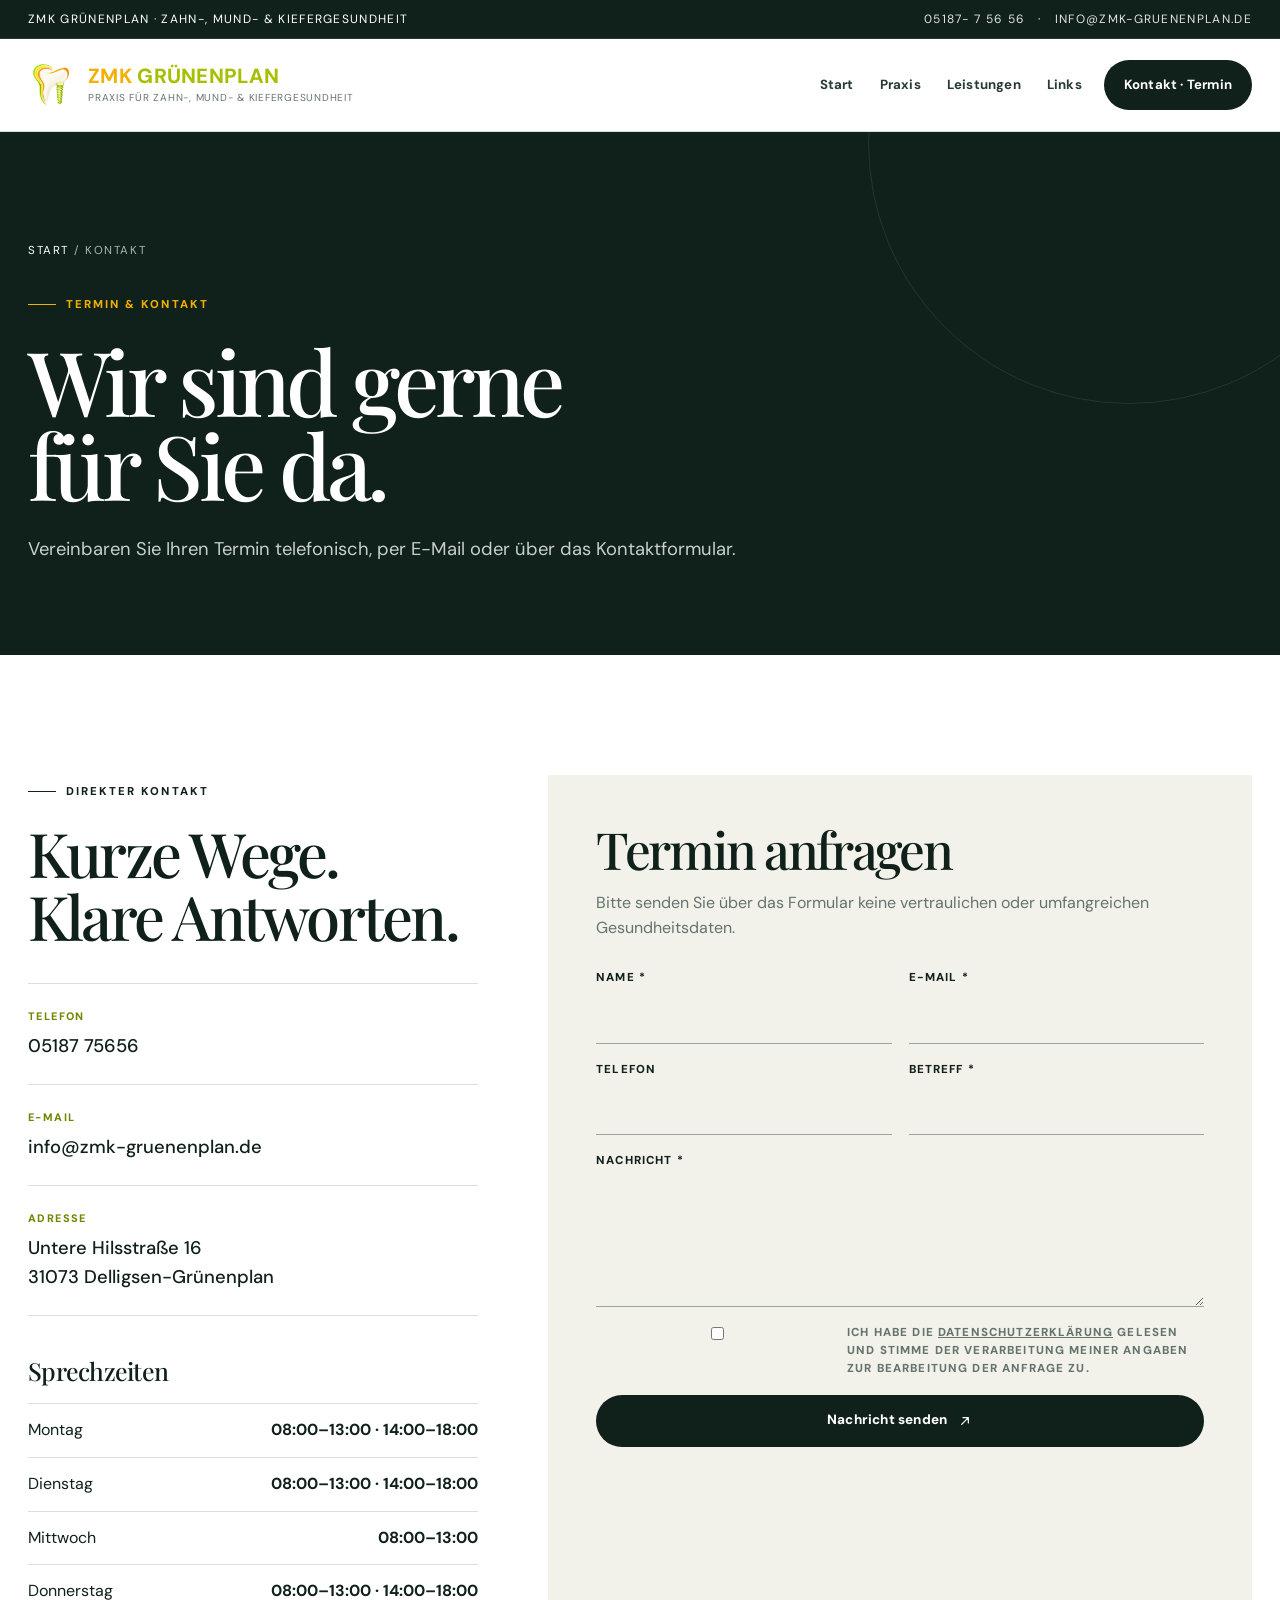
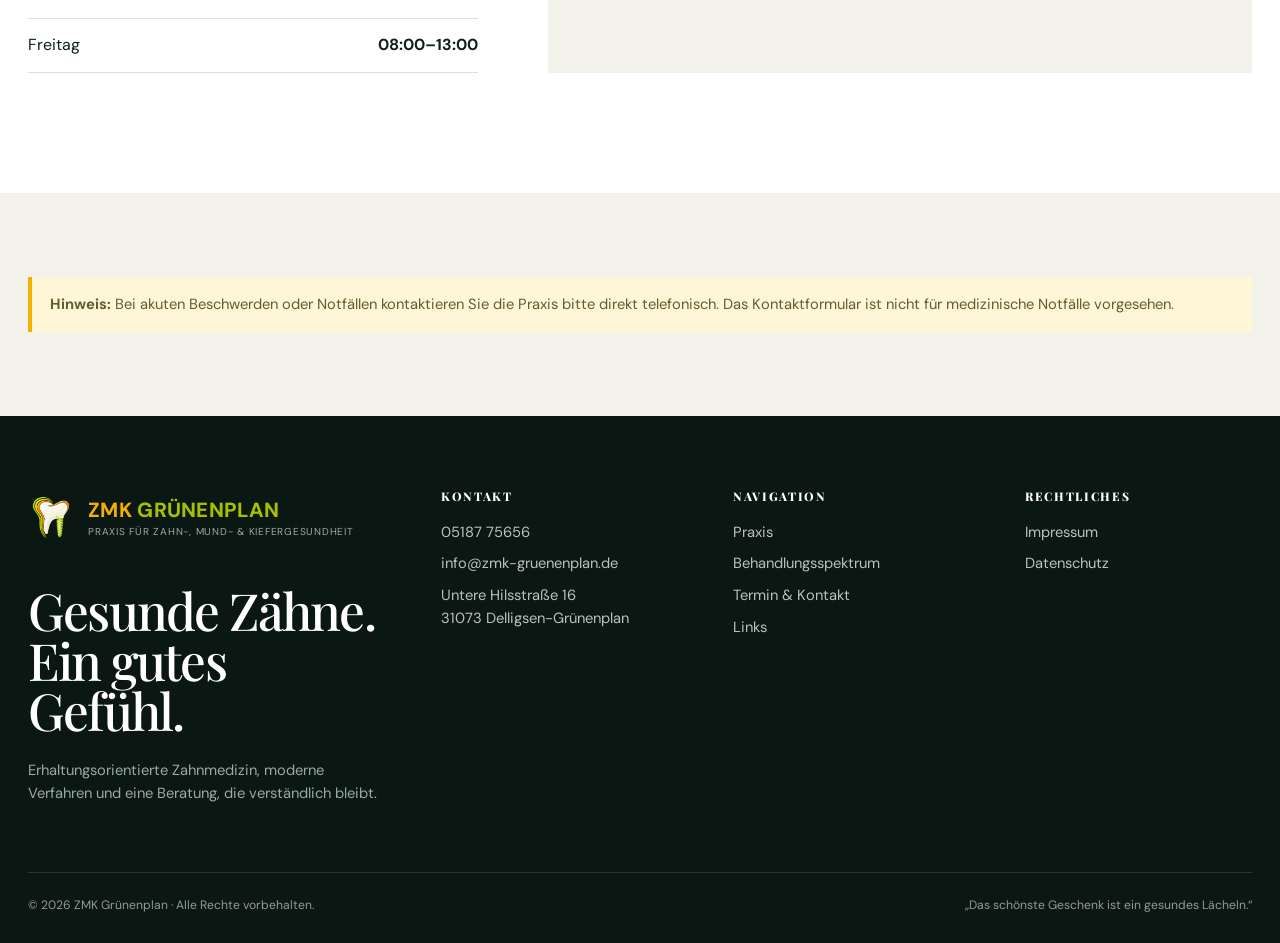
<file: kontakt.html>
<!doctype html><html lang="de"><head><meta charset="utf-8"><meta name="viewport" content="width=device-width,initial-scale=1"><title>Kontakt & Sprechzeiten | ZMK Grünenplan</title><meta name="description" content="Kontaktieren Sie ZMK Grünenplan für Terminvereinbarung, Anfahrt und Sprechzeiten."><meta name="theme-color" content="#10201b"><link rel="icon" href="assets/img/favicon.png" type="image/png"><link rel="stylesheet" href="assets/css/styles.css"></head><body><a class="skip-link" href="#main">Zum Inhalt springen</a>
<div class="utility"><div class="container"><span>ZMK Grünenplan · Zahn-, Mund- &amp; Kiefergesundheit</span><span class="utility-right"><a href="tel:+49518775656">05187- 7 56 56</a> &nbsp; · &nbsp; <a href="mailto:info@zmk-gruenenplan.de">info@zmk-gruenenplan.de</a></span></div></div>
<header class="header"><div class="container nav-wrap">
<a class="brand" href="index.html" aria-label="ZMK Grünenplan Startseite"><img class="brand-logo" src="assets/img/logo.png" alt=""><span class="brand-copy"><span class="brand-title"><b>ZMK</b> <span>GRÜNENPLAN</span></span><span class="brand-sub">Praxis für Zahn-, Mund- &amp; Kiefergesundheit</span></span></a>
<button class="menu-btn" aria-label="Menü öffnen" aria-expanded="false"></button><nav class="nav" aria-label="Hauptnavigation"><a href="index.html" class="">Start</a><a href="praxis.html" class="">Praxis</a><a href="leistungen.html" class="">Leistungen</a><a href="links.html" class="">Links</a><a href="kontakt.html" class="active nav-cta">Kontakt · Termin</a></nav></div></header><main id="main">
<section class="page-hero"><div class="container"><div class="breadcrumbs"><a href="index.html">Start</a> / Kontakt</div><span class="kicker">Termin &amp; Kontakt</span><h1>Wir sind gerne für Sie da.</h1><p class="lead">Vereinbaren Sie Ihren Termin telefonisch, per E-Mail oder über das Kontaktformular.</p></div></section>
<section class="section"><div class="container contact-layout"><div class="reveal"><span class="kicker">Direkter Kontakt</span><h2 style="margin:22px 0 35px">Kurze Wege. Klare Antworten.</h2><div class="contact-details"><div class="contact-item"><small>Telefon</small><a href="tel:+49518775656">05187 75656</a></div><div class="contact-item"><small>E-Mail</small><a href="mailto:info@zmk-gruenenplan.de">info@zmk-gruenenplan.de</a></div><div class="contact-item"><small>Adresse</small><strong>Untere Hilsstraße 16<br>31073 Delligsen-Grünenplan</strong></div></div><h3 style="margin-top:42px">Sprechzeiten</h3><div class="hours"><div class="hour-row"><span>Montag</span><span>08:00–13:00 · 14:00–18:00</span></div><div class="hour-row"><span>Dienstag</span><span>08:00–13:00 · 14:00–18:00</span></div><div class="hour-row"><span>Mittwoch</span><span>08:00–13:00</span></div><div class="hour-row"><span>Donnerstag</span><span>08:00–13:00 · 14:00–18:00</span></div><div class="hour-row"><span>Freitag</span><span>08:00–13:00</span></div></div></div>
<div class="form-card reveal"><h2>Termin anfragen</h2><p>Bitte senden Sie über das Formular keine vertraulichen oder umfangreichen Gesundheitsdaten.</p><form action="send.php" method="post"><div class="form-grid"><div class="field"><label for="name">Name *</label><input id="name" name="name" autocomplete="name" required></div><div class="field"><label for="email">E-Mail *</label><input id="email" name="email" type="email" autocomplete="email" required></div><div class="field"><label for="phone">Telefon</label><input id="phone" name="phone" autocomplete="tel"></div><div class="field"><label for="subject">Betreff *</label><input id="subject" name="subject" required></div><div class="field full"><label for="message">Nachricht *</label><textarea id="message" name="message" maxlength="2000" required></textarea></div><div class="honeypot" aria-hidden="true"><label>Website<input name="website" tabindex="-1" autocomplete="off"></label></div><div class="field full"><label class="check"><input type="checkbox" name="privacy" value="1" required><span>Ich habe die <a href="datenschutz.html" style="text-decoration:underline">Datenschutzerklärung</a> gelesen und stimme der Verarbeitung meiner Angaben zur Bearbeitung der Anfrage zu.</span></label></div><div class="field full"><button class="btn btn-dark" type="submit">Nachricht senden</button></div></div></form></div></div></section>
<section class="section section-sand compact"><div class="container"><div class="notice"><strong>Hinweis:</strong> Bei akuten Beschwerden oder Notfällen kontaktieren Sie die Praxis bitte direkt telefonisch. Das Kontaktformular ist nicht für medizinische Notfälle vorgesehen.</div></div></section>
</main><footer class="footer"><div class="container"><div class="footer-top">
<div><a class="brand" href="index.html" aria-label="ZMK Grünenplan Startseite"><img class="brand-logo" src="assets/img/logo.png" alt=""><span class="brand-copy"><span class="brand-title"><b>ZMK</b> <span>GRÜNENPLAN</span></span><span class="brand-sub">Praxis für Zahn-, Mund- &amp; Kiefergesundheit</span></span></a><div class="footer-claim">Gesunde Zähne. Ein gutes Gefühl.</div><p>Erhaltungsorientierte Zahnmedizin, moderne Verfahren und eine Beratung, die verständlich bleibt.</p></div>
<div><h3>Kontakt</h3><div class="footer-links"><a href="tel:+49518775656">05187 75656</a><a href="mailto:info@zmk-gruenenplan.de">info@zmk-gruenenplan.de</a><span>Untere Hilsstraße 16<br>31073 Delligsen-Grünenplan</span></div></div>
<div><h3>Navigation</h3><div class="footer-links"><a href="praxis.html">Praxis</a><a href="leistungen.html">Behandlungsspektrum</a><a href="kontakt.html">Termin &amp; Kontakt</a><a href="links.html">Links</a></div></div>
<div><h3>Rechtliches</h3><div class="footer-links"><a href="impressum.html">Impressum</a><a href="datenschutz.html">Datenschutz</a></div></div>
</div><div class="footer-bottom"><span>© <span data-year></span> ZMK Grünenplan · Alle Rechte vorbehalten.</span><span>„Das schönste Geschenk ist ein gesundes Lächeln.“</span></div></div></footer><script src="assets/js/main.js"></script></body></html>
</file>
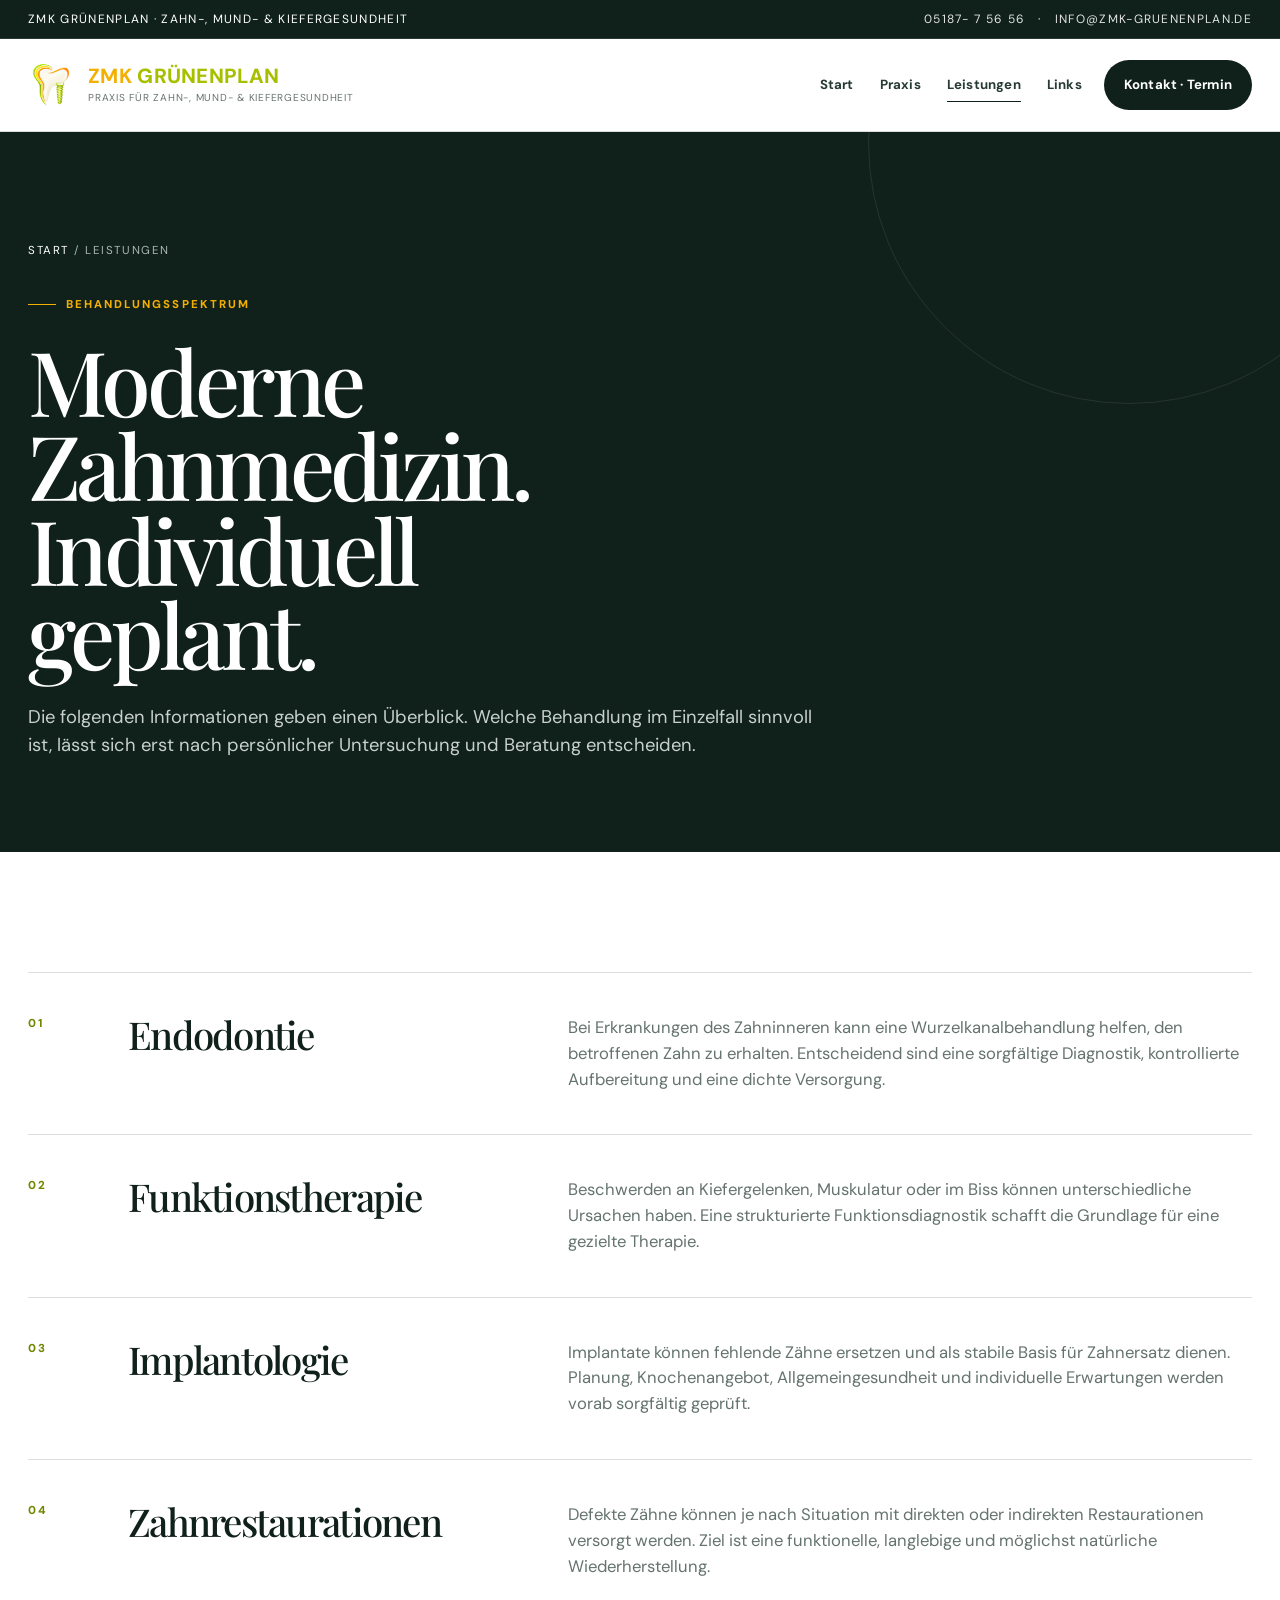
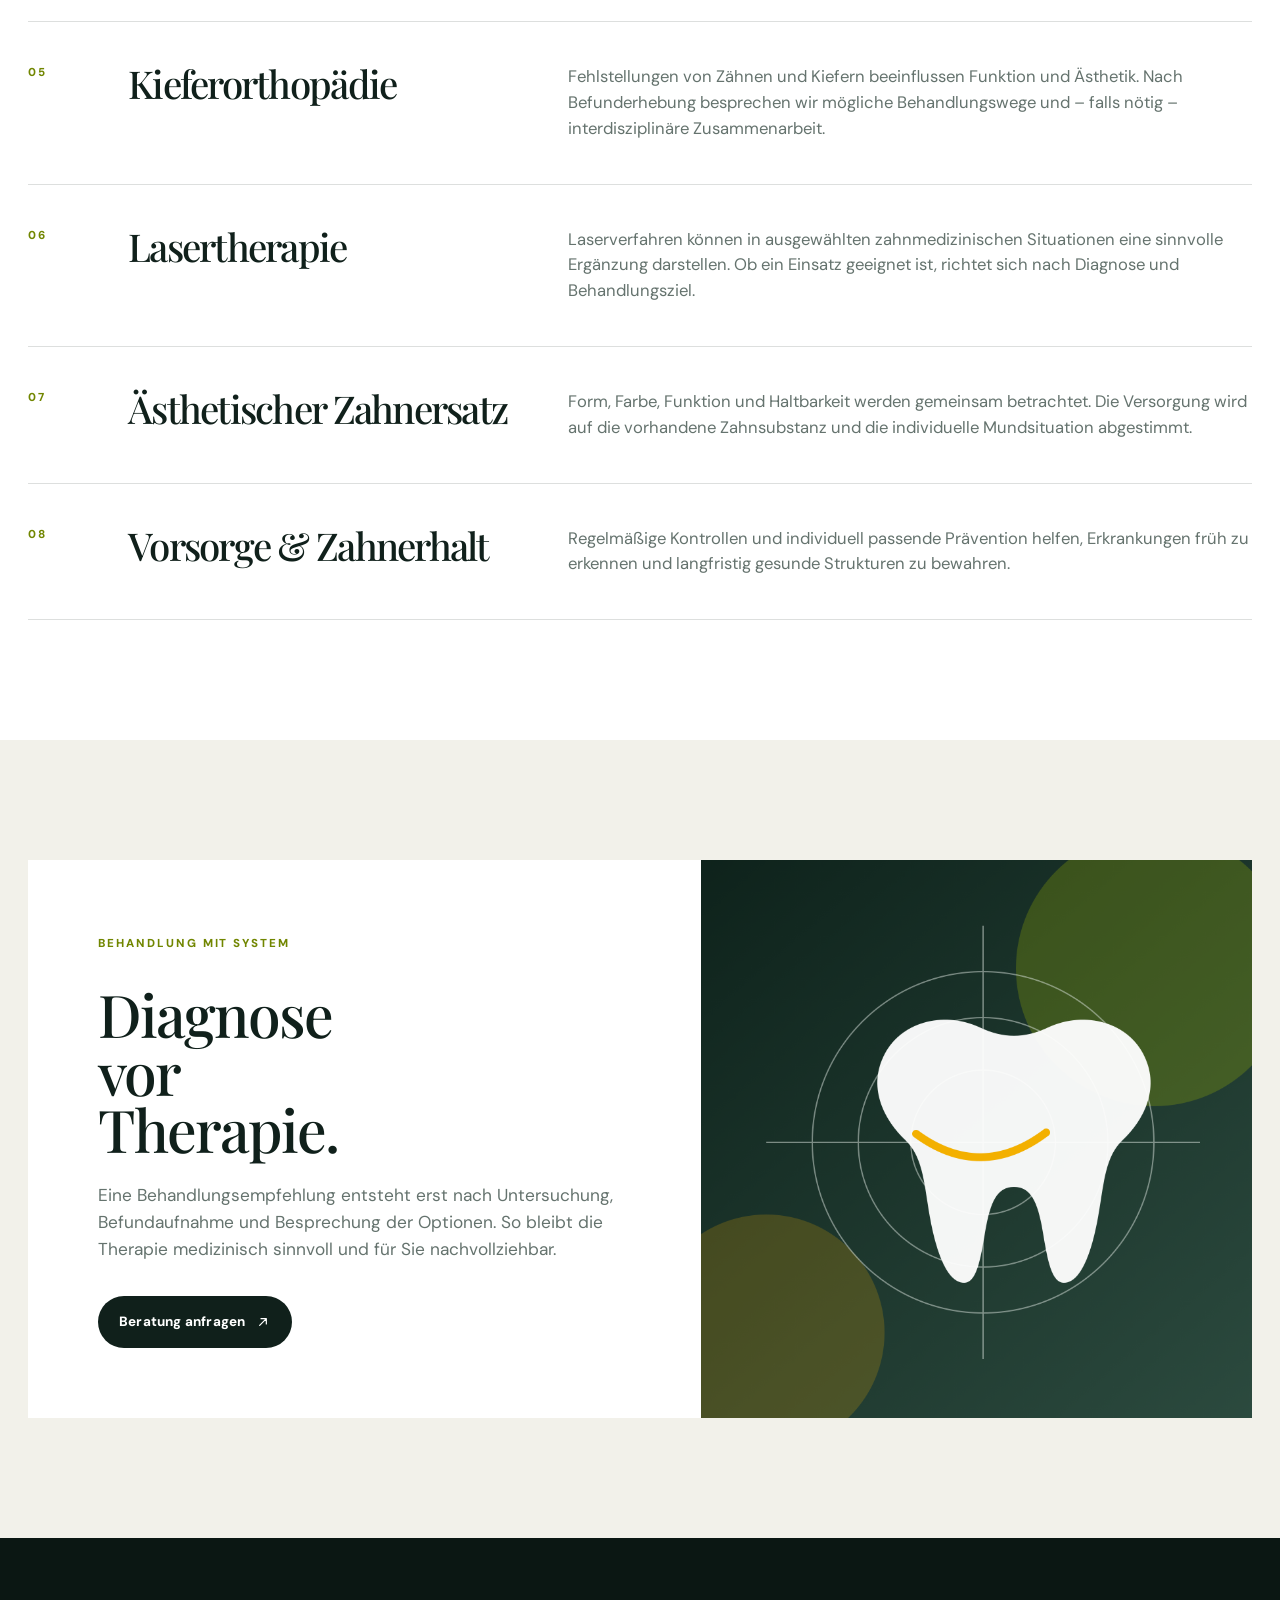
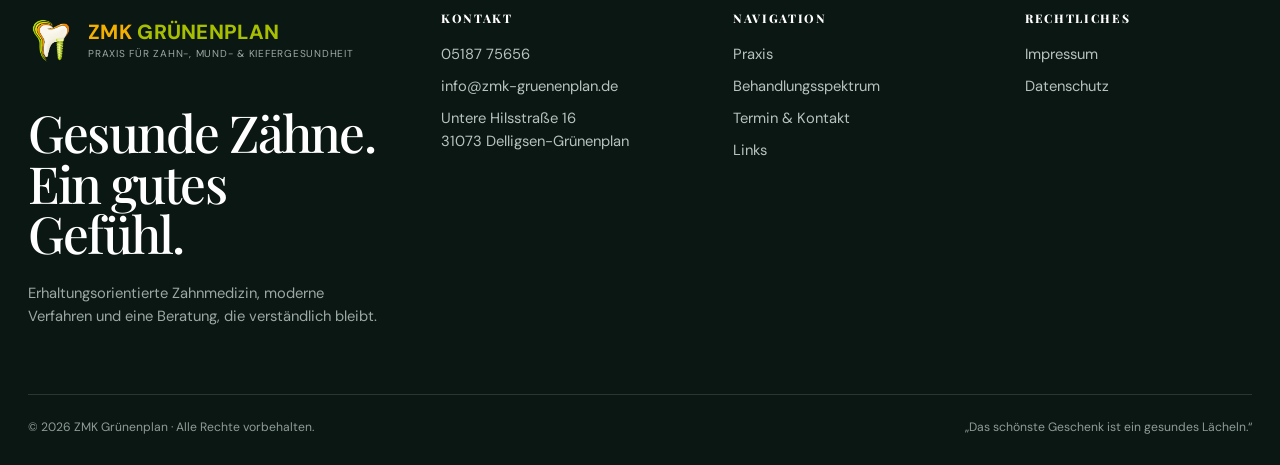
<file: leistungen.html>
<!doctype html><html lang="de"><head><meta charset="utf-8"><meta name="viewport" content="width=device-width,initial-scale=1"><title>Behandlungsspektrum | ZMK Grünenplan</title><meta name="description" content="Behandlungsschwerpunkte der ZMK Grünenplan: Endodontie, Funktionstherapie, Implantologie, Zahnrestaurationen, Kieferorthopädie, Lasertherapie und ästhetischer Zahnersatz."><meta name="theme-color" content="#10201b"><link rel="icon" href="assets/img/favicon.png" type="image/png"><link rel="stylesheet" href="assets/css/styles.css"></head><body><a class="skip-link" href="#main">Zum Inhalt springen</a>
<div class="utility"><div class="container"><span>ZMK Grünenplan · Zahn-, Mund- &amp; Kiefergesundheit</span><span class="utility-right"><a href="tel:+49518775656">05187- 7 56 56</a> &nbsp; · &nbsp; <a href="mailto:info@zmk-gruenenplan.de">info@zmk-gruenenplan.de</a></span></div></div>
<header class="header"><div class="container nav-wrap">
<a class="brand" href="index.html" aria-label="ZMK Grünenplan Startseite"><img class="brand-logo" src="assets/img/logo.png" alt=""><span class="brand-copy"><span class="brand-title"><b>ZMK</b> <span>GRÜNENPLAN</span></span><span class="brand-sub">Praxis für Zahn-, Mund- &amp; Kiefergesundheit</span></span></a>
<button class="menu-btn" aria-label="Menü öffnen" aria-expanded="false"></button><nav class="nav" aria-label="Hauptnavigation"><a href="index.html" class="">Start</a><a href="praxis.html" class="">Praxis</a><a href="leistungen.html" class="active">Leistungen</a><a href="links.html" class="">Links</a><a href="kontakt.html" class=" nav-cta">Kontakt · Termin</a></nav></div></header><main id="main">
<section class="page-hero"><div class="container"><div class="breadcrumbs"><a href="index.html">Start</a> / Leistungen</div><span class="kicker">Behandlungsspektrum</span><h1>Moderne Zahnmedizin. Individuell geplant.</h1><p class="lead">Die folgenden Informationen geben einen Überblick. Welche Behandlung im Einzelfall sinnvoll ist, lässt sich erst nach persönlicher Untersuchung und Beratung entscheiden.</p></div></section>
<section class="section"><div class="container"><div class="service-detail-list reveal">
<article class="service-detail" id="endodontie"><span class="idx">01</span><h2>Endodontie</h2><p>Bei Erkrankungen des Zahninneren kann eine Wurzelkanalbehandlung helfen, den betroffenen Zahn zu erhalten. Entscheidend sind eine sorgfältige Diagnostik, kontrollierte Aufbereitung und eine dichte Versorgung.</p></article>
<article class="service-detail" id="funktion"><span class="idx">02</span><h2>Funktionstherapie</h2><p>Beschwerden an Kiefergelenken, Muskulatur oder im Biss können unterschiedliche Ursachen haben. Eine strukturierte Funktionsdiagnostik schafft die Grundlage für eine gezielte Therapie.</p></article>
<article class="service-detail" id="implantologie"><span class="idx">03</span><h2>Implantologie</h2><p>Implantate können fehlende Zähne ersetzen und als stabile Basis für Zahnersatz dienen. Planung, Knochenangebot, Allgemeingesundheit und individuelle Erwartungen werden vorab sorgfältig geprüft.</p></article>
<article class="service-detail" id="restauration"><span class="idx">04</span><h2>Zahnrestaurationen</h2><p>Defekte Zähne können je nach Situation mit direkten oder indirekten Restaurationen versorgt werden. Ziel ist eine funktionelle, langlebige und möglichst natürliche Wiederherstellung.</p></article>
<article class="service-detail" id="kieferorthopaedie"><span class="idx">05</span><h2>Kieferorthopädie</h2><p>Fehlstellungen von Zähnen und Kiefern beeinflussen Funktion und Ästhetik. Nach Befunderhebung besprechen wir mögliche Behandlungswege und – falls nötig – interdisziplinäre Zusammenarbeit.</p></article>
<article class="service-detail" id="laser"><span class="idx">06</span><h2>Lasertherapie</h2><p>Laserverfahren können in ausgewählten zahnmedizinischen Situationen eine sinnvolle Ergänzung darstellen. Ob ein Einsatz geeignet ist, richtet sich nach Diagnose und Behandlungsziel.</p></article>
<article class="service-detail" id="aesthetik"><span class="idx">07</span><h2>Ästhetischer Zahnersatz</h2><p>Form, Farbe, Funktion und Haltbarkeit werden gemeinsam betrachtet. Die Versorgung wird auf die vorhandene Zahnsubstanz und die individuelle Mundsituation abgestimmt.</p></article>
<article class="service-detail" id="prophylaxe"><span class="idx">08</span><h2>Vorsorge &amp; Zahnerhalt</h2><p>Regelmäßige Kontrollen und individuell passende Prävention helfen, Erkrankungen früh zu erkennen und langfristig gesunde Strukturen zu bewahren.</p></article>
</div></div></section>
<section class="section section-sand"><div class="container featured-treatment reveal"><div class="content"><span class="number">Behandlung mit System</span><h2>Diagnose vor Therapie.</h2><p>Eine Behandlungsempfehlung entsteht erst nach Untersuchung, Befundaufnahme und Besprechung der Optionen. So bleibt die Therapie medizinisch sinnvoll und für Sie nachvollziehbar.</p><div class="actions"><a class="btn btn-dark" href="kontakt.html">Beratung anfragen</a></div></div><div class="media"><img src="assets/img/precision.png" alt="Präzise zahnmedizinische Planung"></div></div></section>
</main><footer class="footer"><div class="container"><div class="footer-top">
<div><a class="brand" href="index.html" aria-label="ZMK Grünenplan Startseite"><img class="brand-logo" src="assets/img/logo.png" alt=""><span class="brand-copy"><span class="brand-title"><b>ZMK</b> <span>GRÜNENPLAN</span></span><span class="brand-sub">Praxis für Zahn-, Mund- &amp; Kiefergesundheit</span></span></a><div class="footer-claim">Gesunde Zähne. Ein gutes Gefühl.</div><p>Erhaltungsorientierte Zahnmedizin, moderne Verfahren und eine Beratung, die verständlich bleibt.</p></div>
<div><h3>Kontakt</h3><div class="footer-links"><a href="tel:+49518775656">05187 75656</a><a href="mailto:info@zmk-gruenenplan.de">info@zmk-gruenenplan.de</a><span>Untere Hilsstraße 16<br>31073 Delligsen-Grünenplan</span></div></div>
<div><h3>Navigation</h3><div class="footer-links"><a href="praxis.html">Praxis</a><a href="leistungen.html">Behandlungsspektrum</a><a href="kontakt.html">Termin &amp; Kontakt</a><a href="links.html">Links</a></div></div>
<div><h3>Rechtliches</h3><div class="footer-links"><a href="impressum.html">Impressum</a><a href="datenschutz.html">Datenschutz</a></div></div>
</div><div class="footer-bottom"><span>© <span data-year></span> ZMK Grünenplan · Alle Rechte vorbehalten.</span><span>„Das schönste Geschenk ist ein gesundes Lächeln.“</span></div></div></footer><script src="assets/js/main.js"></script></body></html>
</file>
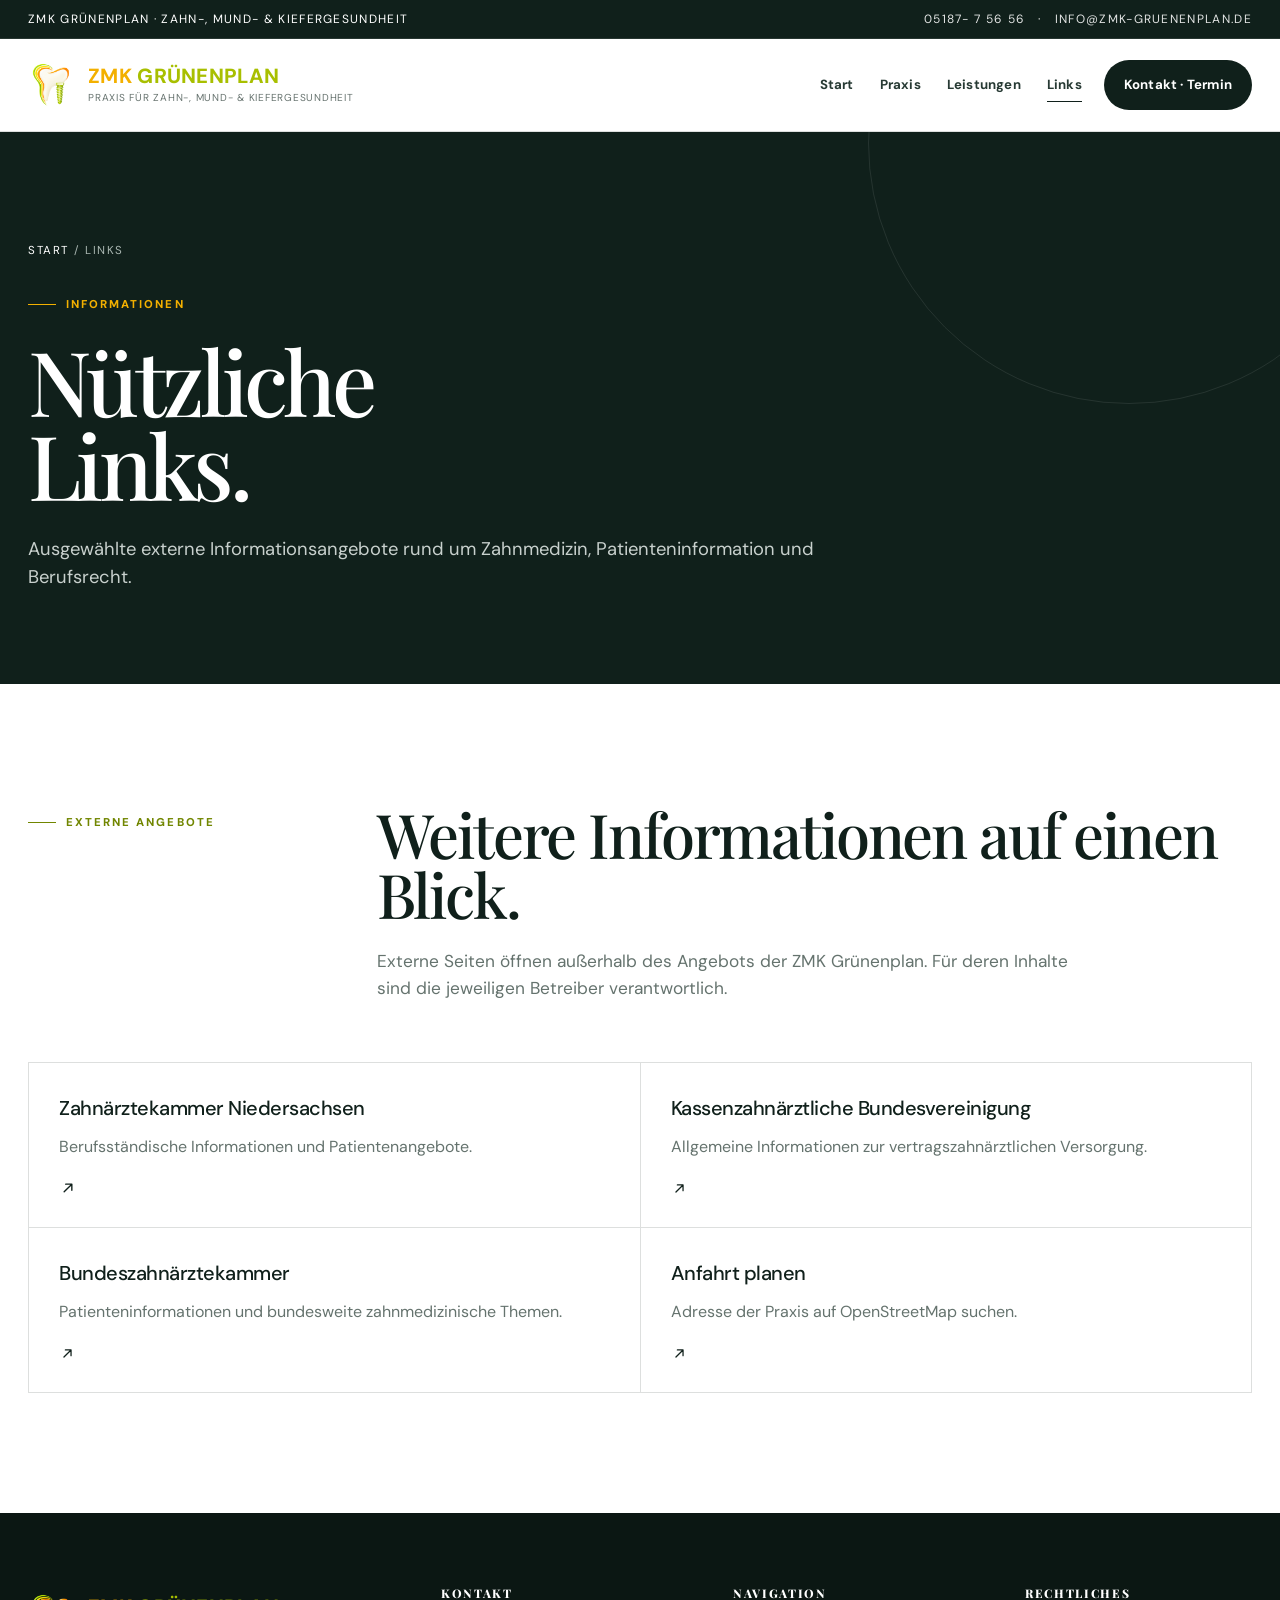
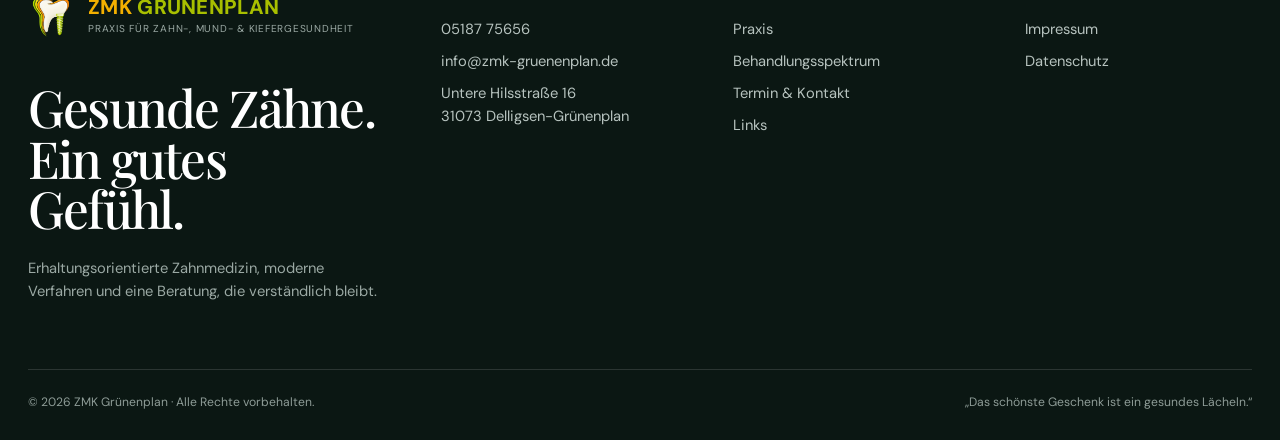
<file: links.html>
<!doctype html><html lang="de"><head><meta charset="utf-8"><meta name="viewport" content="width=device-width,initial-scale=1"><title>Links | ZMK Grünenplan</title><meta name="description" content="Nützliche Links und externe Informationsangebote rund um Zahnmedizin und ZMK Grünenplan."><meta name="theme-color" content="#10201b"><link rel="icon" href="assets/img/favicon.png" type="image/png"><link rel="stylesheet" href="assets/css/styles.css"></head><body><a class="skip-link" href="#main">Zum Inhalt springen</a>
<div class="utility"><div class="container"><span>ZMK Grünenplan · Zahn-, Mund- &amp; Kiefergesundheit</span><span class="utility-right"><a href="tel:+49518775656">05187- 7 56 56</a> &nbsp; · &nbsp; <a href="mailto:info@zmk-gruenenplan.de">info@zmk-gruenenplan.de</a></span></div></div>
<header class="header"><div class="container nav-wrap">
<a class="brand" href="index.html" aria-label="ZMK Grünenplan Startseite"><img class="brand-logo" src="assets/img/logo.png" alt=""><span class="brand-copy"><span class="brand-title"><b>ZMK</b> <span>GRÜNENPLAN</span></span><span class="brand-sub">Praxis für Zahn-, Mund- &amp; Kiefergesundheit</span></span></a>
<button class="menu-btn" aria-label="Menü öffnen" aria-expanded="false"></button><nav class="nav" aria-label="Hauptnavigation"><a href="index.html" class="">Start</a><a href="praxis.html" class="">Praxis</a><a href="leistungen.html" class="">Leistungen</a><a href="links.html" class="active">Links</a><a href="kontakt.html" class=" nav-cta">Kontakt · Termin</a></nav></div></header><main id="main">
<section class="page-hero"><div class="container"><div class="breadcrumbs"><a href="index.html">Start</a> / Links</div><span class="kicker">Informationen</span><h1>Nützliche Links.</h1><p class="lead">Ausgewählte externe Informationsangebote rund um Zahnmedizin, Patienteninformation und Berufsrecht.</p></div></section>
<section class="section"><div class="container"><div class="section-head"><span class="kicker">Externe Angebote</span><div><h2>Weitere Informationen auf einen Blick.</h2><p>Externe Seiten öffnen außerhalb des Angebots der ZMK Grünenplan. Für deren Inhalte sind die jeweiligen Betreiber verantwortlich.</p></div></div><div class="link-grid reveal"><a class="link-box" href="https://zkn.de/" target="_blank" rel="noopener"><strong>Zahnärztekammer Niedersachsen</strong><span>Berufsständische Informationen und Patientenangebote.</span></a><a class="link-box" href="https://www.kzbv.de/" target="_blank" rel="noopener"><strong>Kassenzahnärztliche Bundesvereinigung</strong><span>Allgemeine Informationen zur vertragszahnärztlichen Versorgung.</span></a><a class="link-box" href="https://www.bzaek.de/" target="_blank" rel="noopener"><strong>Bundeszahnärztekammer</strong><span>Patienteninformationen und bundesweite zahnmedizinische Themen.</span></a><a class="link-box" href="https://www.openstreetmap.org/search?query=Untere%20Hilsstra%C3%9Fe%2016%2031073%20Delligsen" target="_blank" rel="noopener"><strong>Anfahrt planen</strong><span>Adresse der Praxis auf OpenStreetMap suchen.</span></a></div></div></section>
</main><footer class="footer"><div class="container"><div class="footer-top">
<div><a class="brand" href="index.html" aria-label="ZMK Grünenplan Startseite"><img class="brand-logo" src="assets/img/logo.png" alt=""><span class="brand-copy"><span class="brand-title"><b>ZMK</b> <span>GRÜNENPLAN</span></span><span class="brand-sub">Praxis für Zahn-, Mund- &amp; Kiefergesundheit</span></span></a><div class="footer-claim">Gesunde Zähne. Ein gutes Gefühl.</div><p>Erhaltungsorientierte Zahnmedizin, moderne Verfahren und eine Beratung, die verständlich bleibt.</p></div>
<div><h3>Kontakt</h3><div class="footer-links"><a href="tel:+49518775656">05187 75656</a><a href="mailto:info@zmk-gruenenplan.de">info@zmk-gruenenplan.de</a><span>Untere Hilsstraße 16<br>31073 Delligsen-Grünenplan</span></div></div>
<div><h3>Navigation</h3><div class="footer-links"><a href="praxis.html">Praxis</a><a href="leistungen.html">Behandlungsspektrum</a><a href="kontakt.html">Termin &amp; Kontakt</a><a href="links.html">Links</a></div></div>
<div><h3>Rechtliches</h3><div class="footer-links"><a href="impressum.html">Impressum</a><a href="datenschutz.html">Datenschutz</a></div></div>
</div><div class="footer-bottom"><span>© <span data-year></span> ZMK Grünenplan · Alle Rechte vorbehalten.</span><span>„Das schönste Geschenk ist ein gesundes Lächeln.“</span></div></div></footer><script src="assets/js/main.js"></script></body></html>
</file>
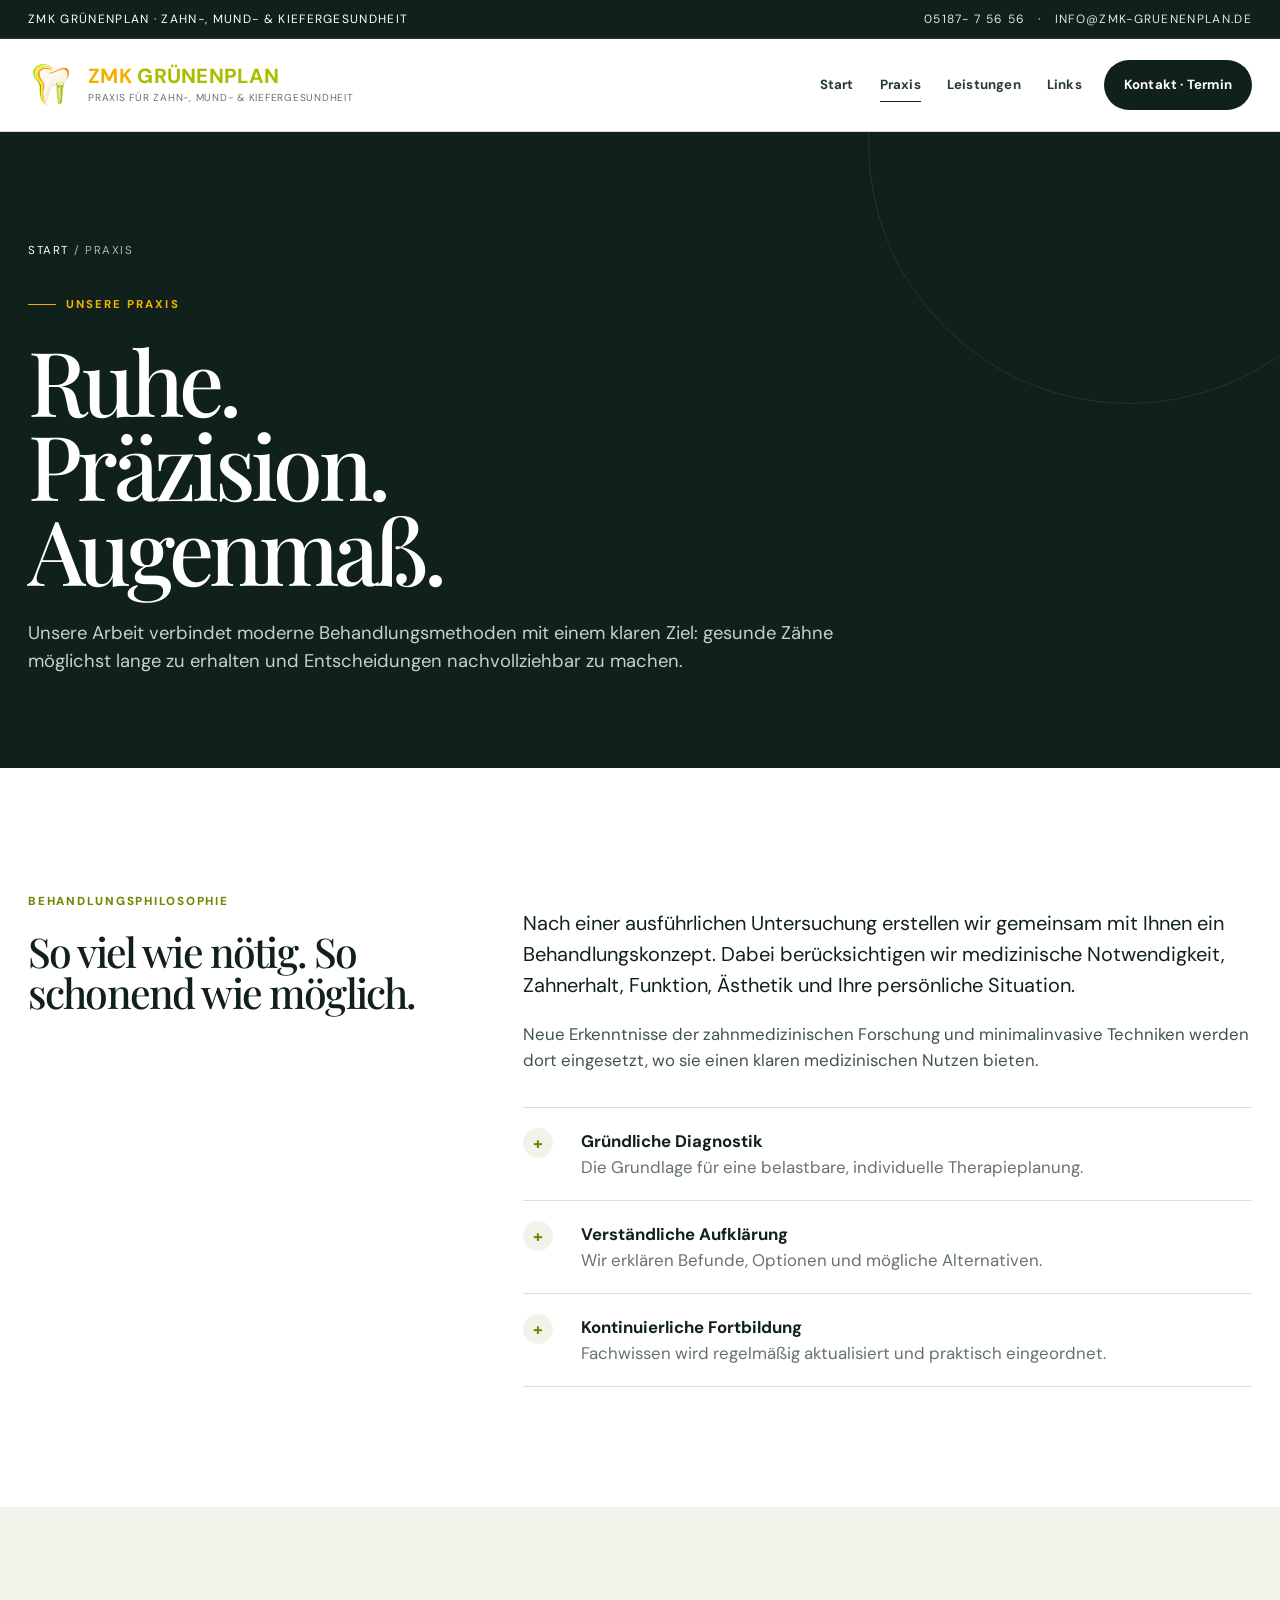
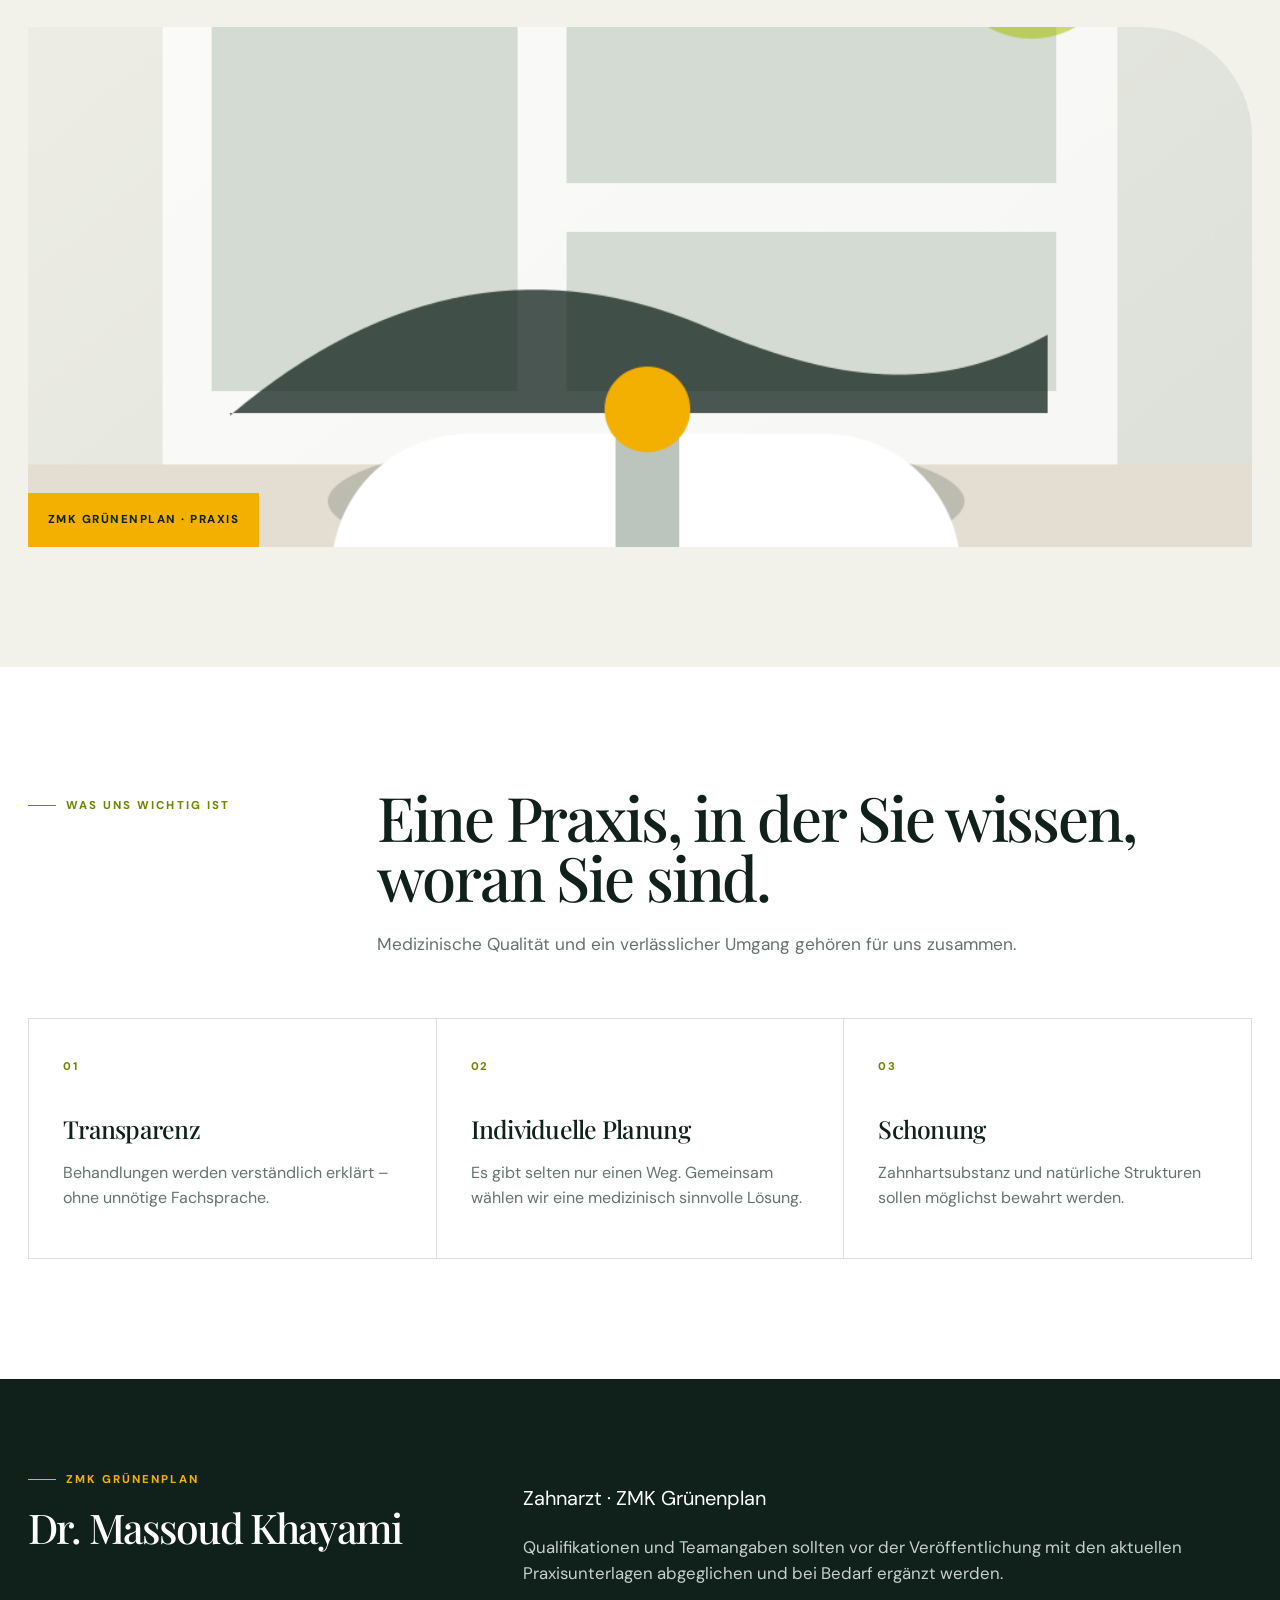
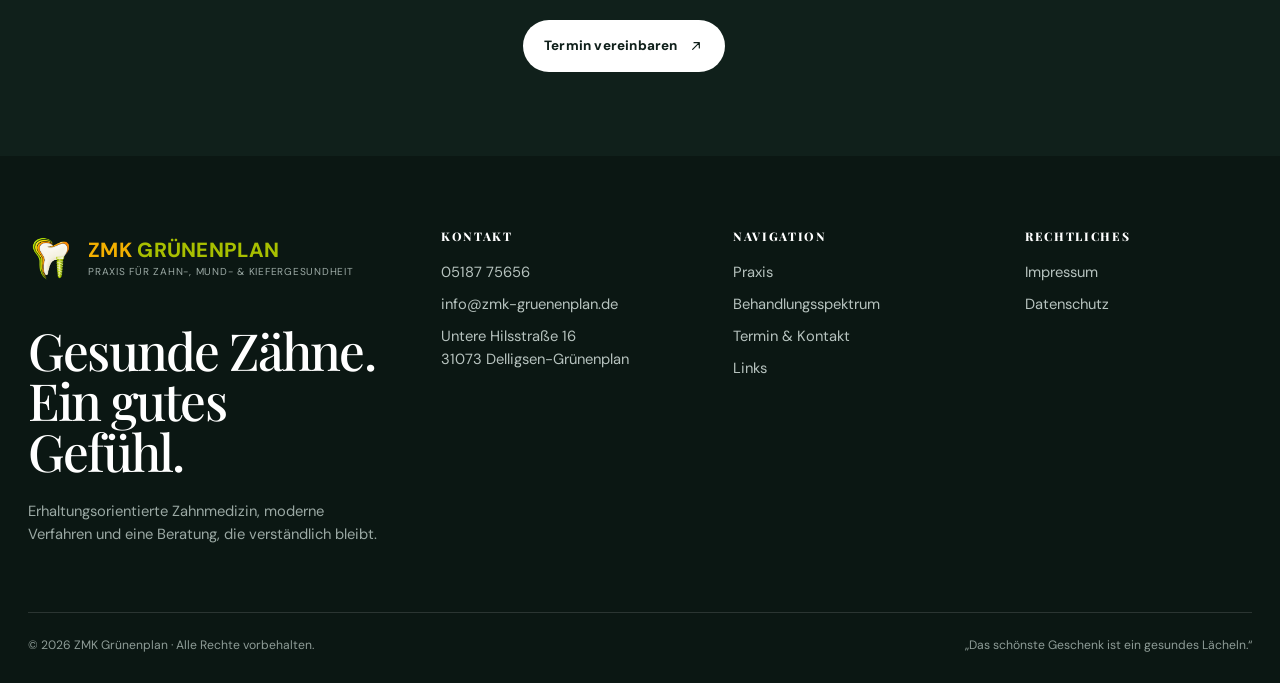
<file: praxis.html>
<!doctype html><html lang="de"><head><meta charset="utf-8"><meta name="viewport" content="width=device-width,initial-scale=1"><title>Praxis | ZMK Grünenplan</title><meta name="description" content="Lernen Sie die Behandlungsphilosophie der ZMK Grünenplan kennen – zahnerhaltend, modern und persönlich."><meta name="theme-color" content="#10201b"><link rel="icon" href="assets/img/favicon.png" type="image/png"><link rel="stylesheet" href="assets/css/styles.css"></head><body><a class="skip-link" href="#main">Zum Inhalt springen</a>
<div class="utility"><div class="container"><span>ZMK Grünenplan · Zahn-, Mund- &amp; Kiefergesundheit</span><span class="utility-right"><a href="tel:+49518775656">05187- 7 56 56</a> &nbsp; · &nbsp; <a href="mailto:info@zmk-gruenenplan.de">info@zmk-gruenenplan.de</a></span></div></div>
<header class="header"><div class="container nav-wrap">
<a class="brand" href="index.html" aria-label="ZMK Grünenplan Startseite"><img class="brand-logo" src="assets/img/logo.png" alt=""><span class="brand-copy"><span class="brand-title"><b>ZMK</b> <span>GRÜNENPLAN</span></span><span class="brand-sub">Praxis für Zahn-, Mund- &amp; Kiefergesundheit</span></span></a>
<button class="menu-btn" aria-label="Menü öffnen" aria-expanded="false"></button><nav class="nav" aria-label="Hauptnavigation"><a href="index.html" class="">Start</a><a href="praxis.html" class="active">Praxis</a><a href="leistungen.html" class="">Leistungen</a><a href="links.html" class="">Links</a><a href="kontakt.html" class=" nav-cta">Kontakt · Termin</a></nav></div></header><main id="main">
<section class="page-hero"><div class="container"><div class="breadcrumbs"><a href="index.html">Start</a> / Praxis</div><span class="kicker">Unsere Praxis</span><h1>Ruhe. Präzision. Augenmaß.</h1><p class="lead">Unsere Arbeit verbindet moderne Behandlungsmethoden mit einem klaren Ziel: gesunde Zähne möglichst lange zu erhalten und Entscheidungen nachvollziehbar zu machen.</p></div></section>
<section class="section"><div class="container content-grid"><aside class="content-aside reveal"><span class="mini-title">Behandlungsphilosophie</span><h2>So viel wie nötig. So schonend wie möglich.</h2></aside><div class="content-main reveal"><p>Nach einer ausführlichen Untersuchung erstellen wir gemeinsam mit Ihnen ein Behandlungskonzept. Dabei berücksichtigen wir medizinische Notwendigkeit, Zahnerhalt, Funktion, Ästhetik und Ihre persönliche Situation.</p><p>Neue Erkenntnisse der zahnmedizinischen Forschung und minimalinvasive Techniken werden dort eingesetzt, wo sie einen klaren medizinischen Nutzen bieten.</p><ul class="feature-list"><li><div><strong>Gründliche Diagnostik</strong><br><span>Die Grundlage für eine belastbare, individuelle Therapieplanung.</span></div></li><li><div><strong>Verständliche Aufklärung</strong><br><span>Wir erklären Befunde, Optionen und mögliche Alternativen.</span></div></li><li><div><strong>Kontinuierliche Fortbildung</strong><br><span>Fachwissen wird regelmäßig aktualisiert und praktisch eingeordnet.</span></div></li></ul></div></div></section>
<section class="section section-sand"><div class="container"><div class="image-panel reveal"><img src="assets/img/clinic.png" alt="Ruhige und moderne Praxisatmosphäre"><span class="label">ZMK Grünenplan · Praxis</span></div></div></section>
<section class="section"><div class="container"><div class="section-head reveal"><span class="kicker">Was uns wichtig ist</span><div><h2>Eine Praxis, in der Sie wissen, woran Sie sind.</h2><p>Medizinische Qualität und ein verlässlicher Umgang gehören für uns zusammen.</p></div></div><div class="value-cards reveal"><article class="value-card"><span class="idx">01</span><h3>Transparenz</h3><p>Behandlungen werden verständlich erklärt – ohne unnötige Fachsprache.</p></article><article class="value-card"><span class="idx">02</span><h3>Individuelle Planung</h3><p>Es gibt selten nur einen Weg. Gemeinsam wählen wir eine medizinisch sinnvolle Lösung.</p></article><article class="value-card"><span class="idx">03</span><h3>Schonung</h3><p>Zahnhartsubstanz und natürliche Strukturen sollen möglichst bewahrt werden.</p></article></div></div></section>
<section class="section section-dark compact"><div class="container content-grid"><aside class="content-aside"><span class="kicker">ZMK Grünenplan</span><h2>Dr. Massoud Khayami</h2></aside><div class="content-main" style="color:#c8d0cd"><p style="color:#fff">Zahnarzt · ZMK Grünenplan</p><p>Qualifikationen und Teamangaben sollten vor der Veröffentlichung mit den aktuellen Praxisunterlagen abgeglichen und bei Bedarf ergänzt werden.</p><div class="actions"><a class="btn btn-light" href="kontakt.html">Termin vereinbaren</a></div></div></div></section>
</main><footer class="footer"><div class="container"><div class="footer-top">
<div><a class="brand" href="index.html" aria-label="ZMK Grünenplan Startseite"><img class="brand-logo" src="assets/img/logo.png" alt=""><span class="brand-copy"><span class="brand-title"><b>ZMK</b> <span>GRÜNENPLAN</span></span><span class="brand-sub">Praxis für Zahn-, Mund- &amp; Kiefergesundheit</span></span></a><div class="footer-claim">Gesunde Zähne. Ein gutes Gefühl.</div><p>Erhaltungsorientierte Zahnmedizin, moderne Verfahren und eine Beratung, die verständlich bleibt.</p></div>
<div><h3>Kontakt</h3><div class="footer-links"><a href="tel:+49518775656">05187 75656</a><a href="mailto:info@zmk-gruenenplan.de">info@zmk-gruenenplan.de</a><span>Untere Hilsstraße 16<br>31073 Delligsen-Grünenplan</span></div></div>
<div><h3>Navigation</h3><div class="footer-links"><a href="praxis.html">Praxis</a><a href="leistungen.html">Behandlungsspektrum</a><a href="kontakt.html">Termin &amp; Kontakt</a><a href="links.html">Links</a></div></div>
<div><h3>Rechtliches</h3><div class="footer-links"><a href="impressum.html">Impressum</a><a href="datenschutz.html">Datenschutz</a></div></div>
</div><div class="footer-bottom"><span>© <span data-year></span> ZMK Grünenplan · Alle Rechte vorbehalten.</span><span>„Das schönste Geschenk ist ein gesundes Lächeln.“</span></div></div></footer><script src="assets/js/main.js"></script></body></html>
</file>
<file: assets/css/styles.css>
@import url('https://fonts.googleapis.com/css2?family=DM+Sans:wght@400;500;600&family=Playfair+Display:ital,wght@0,500;1,500&display=swap');

:root{
  --ink:#10201b;
  --ink-2:#192d26;
  --ink-soft:#294139;
  --paper:#ffffff;
  --sand:#f2f1ea;
  --sand-2:#e8e7de;
  --mist:#f7f7f3;
  --line:rgba(16,32,27,.14);
  --muted:#65736e;
  --gold:#f3b000;
  --gold-soft:#ffe49a;
  --green:#a8bf00;
  --green-deep:#718600;
  --shadow:0 24px 70px rgba(16,32,27,.14);
  --radius:28px;
  --max:1280px;
  --font-display:'Playfair Display',Georgia,serif;
  --font-sans:'DM Sans',Arial,sans-serif;
}
*{box-sizing:border-box}
html{scroll-behavior:smooth}
body{margin:0;font-family:var(--font-sans);font-weight:400;color:var(--ink);background:var(--paper);line-height:1.55;-webkit-font-smoothing:antialiased}
body.menu-open{overflow:hidden}
img{display:block;max-width:100%}
a{color:inherit;text-decoration:none}
button,input,textarea,select{font:inherit;font-family:inherit}
p,a,span,li,label,small,address{font-family:inherit}
h1,h2,h3,h4,h5,h6,.big-line,.footer-claim{font-family:var(--font-display)}
strong,b,em{font-family:inherit}
button{cursor:pointer}
.container{width:min(var(--max),calc(100% - 56px));margin-inline:auto}
.skip-link{position:absolute;left:-999px;top:12px;z-index:999;background:#fff;color:#111;padding:10px 14px;border-radius:8px}.skip-link:focus{left:18px}

/* ORALC-inspired editorial shell */
.utility{background:var(--ink);color:#fff;border-bottom:1px solid rgba(255,255,255,.1)}
.utility .container{min-height:38px;display:flex;align-items:center;justify-content:space-between;gap:24px;font-size:.75rem;text-transform:uppercase;letter-spacing:.11em}
.utility a{opacity:.88}.utility a:hover{opacity:1}
.header{position:sticky;top:0;z-index:80;background:rgba(255,255,255,.96);backdrop-filter:blur(14px);border-bottom:1px solid var(--line)}
.nav-wrap{height:92px;display:flex;align-items:center;gap:32px}
.brand{display:flex;align-items:center;gap:13px;min-width:265px}
.brand img{width:47px;height:57px;object-fit:contain}
.brand-copy{display:block;line-height:1.03}
.brand-title{display:block;font-size:1.28rem;font-weight:800;letter-spacing:.015em;white-space:nowrap}.brand-title b{color:var(--gold)}.brand-title span{color:var(--green)}
.brand-sub{display:block;margin-top:6px;font-size:.63rem;color:#67736f;letter-spacing:.075em;text-transform:uppercase;white-space:nowrap}
.nav{display:flex;align-items:center;justify-content:flex-end;gap:2px;margin-left:auto}
.nav a{position:relative;padding:14px 12px;font-size:.83rem;font-weight:700;letter-spacing:.015em;color:#273a34}
.nav a:not(.nav-cta)::after{content:"";position:absolute;left:12px;right:12px;bottom:7px;height:1px;background:var(--ink);transform:scaleX(0);transform-origin:left;transition:.22s}
.nav a:hover::after,.nav a.active::after{transform:scaleX(1)}
.nav-cta{margin-left:8px;background:var(--ink);color:#fff!important;padding:15px 20px!important;border-radius:999px;transition:.2s}.nav-cta:hover{background:var(--gold);color:var(--ink)!important}
.menu-btn{display:none;border:0;background:var(--ink);color:#fff;width:48px;height:48px;border-radius:50%;align-items:center;justify-content:center;font-size:0}
.menu-btn::before,.menu-btn::after{content:"";width:18px;height:1.5px;background:currentColor;position:absolute;transition:.2s}.menu-btn::before{transform:translateY(-4px)}.menu-btn::after{transform:translateY(4px)}.menu-btn[aria-expanded="true"]::before{transform:rotate(45deg)}.menu-btn[aria-expanded="true"]::after{transform:rotate(-45deg)}

.hero{position:relative;overflow:hidden;background:var(--ink);color:#fff;min-height:720px}
.hero::before{content:"";position:absolute;width:740px;height:740px;border:1px solid rgba(255,255,255,.13);border-radius:50%;right:-210px;top:-255px}
.hero::after{content:"";position:absolute;width:500px;height:500px;border:1px solid rgba(255,255,255,.08);border-radius:50%;right:-60px;top:-95px}
.hero-grid{position:relative;z-index:2;display:grid;grid-template-columns:1.18fr .82fr;min-height:720px;align-items:center;gap:48px;padding:82px 0 72px}
.hero-copy{max-width:780px}
.hero-kicker,.kicker{display:inline-flex;align-items:center;gap:10px;text-transform:uppercase;font-size:.71rem;font-weight:800;letter-spacing:.18em}.hero-kicker{color:#d9e1dd}.hero-kicker::before,.kicker::before{content:"";width:28px;height:1px;background:currentColor}
h1,h2,h3{margin:0;font-family:var(--font-display);font-weight:500;letter-spacing:-.045em}
h1{font-size:clamp(3.7rem,5.5vw,5.5rem);line-height:.94;letter-spacing:-.052em;margin-top:0;max-width:none}.hero h1 strong{display:block;font-family:var(--font-display);font-style:italic;font-weight:500;color:var(--gold);letter-spacing:-.052em;white-space:nowrap}
h2{font-size:clamp(2.5rem,4.8vw,5.2rem);line-height:1.02}
h3{font-size:1.55rem;line-height:1.08;letter-spacing:-.03em}
.hero .lead{font-size:clamp(1.02rem,1.15vw,1.18rem);line-height:1.65;color:#c8d0cd;max-width:61ch;margin:30px 0 0}
.hero-actions-oralc{display:flex;flex-wrap:wrap;align-items:flex-end;gap:30px;margin-top:38px;font-family:var(--font-sans)}
.hero-cta{text-decoration:none;text-transform:uppercase;letter-spacing:.08em}
.hero-cta-primary{display:inline-flex;align-items:center;justify-content:center;min-height:68px;padding:0 23px;background:rgba(255,255,255,.97);color:#231f1b;font-size:.82rem;font-weight:600;box-shadow:0 12px 30px rgba(0,0,0,.14);transition:transform .22s ease,background-color .22s ease}
.hero-cta-primary:hover{background:#fff;transform:translateY(-2px)}
.hero-cta-link{display:inline-flex;align-items:center;gap:18px;min-height:68px;padding:0 2px 0 0;color:#fff;font-size:.86rem;font-weight:500;border-bottom:1px solid rgba(255,255,255,.72);transition:opacity .22s ease,border-color .22s ease}
.hero-cta-link .svg-icon{width:1.15rem;height:1.15rem;transform:translateY(-1px)}
.hero-cta-link:hover{opacity:.78;border-color:#fff}
.actions{display:flex;flex-wrap:wrap;gap:12px;margin-top:34px}
.svg-icon{display:inline-block;width:1em;height:1em;flex:0 0 auto;background-color:currentColor;-webkit-mask-position:center;-webkit-mask-repeat:no-repeat;-webkit-mask-size:contain;mask-position:center;mask-repeat:no-repeat;mask-size:contain}
.icon-arrow-up-right{-webkit-mask-image:url("../icons/arrow-up-right.svg");mask-image:url("../icons/arrow-up-right.svg")}
.icon-arrow-left{-webkit-mask-image:url("../icons/arrow-left.svg");mask-image:url("../icons/arrow-left.svg")}
.icon-arrow-right{-webkit-mask-image:url("../icons/arrow-right.svg");mask-image:url("../icons/arrow-right.svg")}
.icon-sparkle{-webkit-mask-image:url("../icons/sparkle.svg");mask-image:url("../icons/sparkle.svg")}
.btn{display:inline-flex;align-items:center;justify-content:center;gap:10px;min-height:52px;padding:12px 20px;border:1px solid transparent;border-radius:999px;font-size:.84rem;font-weight:800;letter-spacing:.015em;transition:.2s}.btn::after{content:"";display:inline-block;width:1rem;height:1rem;flex:0 0 auto;background:currentColor;-webkit-mask:url("../icons/arrow-up-right.svg") center/contain no-repeat;mask:url("../icons/arrow-up-right.svg") center/contain no-repeat}.btn-primary{background:var(--gold);color:var(--ink)}.btn-primary:hover{background:#ffc62d;transform:translateY(-2px)}.btn-light{background:#fff;color:var(--ink)}.btn-light:hover{background:var(--sand)}.btn-outline{color:inherit;border-color:rgba(255,255,255,.35)}.btn-outline:hover{background:#fff;color:var(--ink)}.btn-dark{background:var(--ink);color:#fff}.btn-dark:hover{background:var(--ink-soft);transform:translateY(-2px)}
.hero-visual{position:relative;height:560px;align-self:end}
.hero-visual .frame{position:absolute;inset:0 0 0 7%;overflow:hidden;border-radius:150px 0 0 0;background:#dcded5}
.hero-visual .frame img{width:100%;height:100%;object-fit:cover}
.hero-tag{position:absolute;right:-2px;bottom:38px;width:245px;background:var(--gold);color:var(--ink);padding:25px 26px;z-index:3}.hero-tag span{display:block;font-size:.68rem;text-transform:uppercase;letter-spacing:.16em;margin-bottom:8px}.hero-tag strong{font-family:var(--font-display);font-size:1.5rem;line-height:1.08;display:block;font-weight:400;letter-spacing:-.02em}
.hero-number{position:absolute;left:-18px;bottom:24px;z-index:3;width:92px;height:92px;border-radius:50%;display:grid;place-items:center;background:#fff;color:var(--ink);font-size:.78rem;font-weight:800;letter-spacing:.12em}

.trust-strip{background:#fff;color:var(--ink);border-top:1px solid var(--line);border-bottom:1px solid var(--line);box-shadow:none}
.trust-row{width:100%;min-height:74px;display:grid;grid-template-columns:repeat(4,minmax(0,1fr));margin:0}
.trust-item{min-width:0;display:flex;align-items:center;justify-content:center;gap:21px;padding:0 34px;border-right:1px solid var(--line);font-family:var(--font-sans);font-size:clamp(.67rem,.77vw,.83rem);font-weight:600;letter-spacing:.065em;line-height:1.2;text-transform:uppercase;white-space:nowrap;color:var(--ink)}
.trust-item:last-child{border-right:0}
.trust-item .icon-sparkle{width:.82rem;height:.82rem;color:var(--green-deep);transform:translateY(-1px)}

.section{padding:120px 0}.section.compact{padding:84px 0}.section-sand{background:var(--sand)}.section-dark{background:var(--ink);color:#fff}.section-ink2{background:var(--ink-2);color:#fff}
.section-head{display:grid;grid-template-columns:.43fr 1.3fr;gap:60px;align-items:start;margin-bottom:60px}.section-head .kicker{margin-top:10px;color:var(--green-deep)}.section-dark .kicker,.section-ink2 .kicker{color:var(--gold)}.section-head p{font-size:1.08rem;color:var(--muted);max-width:60ch;margin:24px 0 0}.section-dark .section-head p,.section-ink2 .section-head p{color:#bec9c5}
.editorial-grid{display:grid;grid-template-columns:.8fr 1.2fr;gap:88px;align-items:end}.editorial-copy p{font-size:1.1rem;color:var(--muted);max-width:58ch}.editorial-copy .big-line{font-size:clamp(2.5rem,4.4vw,5.1rem);line-height:.98;font-weight:400;letter-spacing:-.035em;color:var(--ink);margin:20px 0 30px}.editorial-visual{min-height:520px;background:var(--sand);position:relative;overflow:hidden;border-radius:0 120px 0 0}.editorial-visual img{width:100%;height:100%;object-fit:cover;position:absolute;inset:0}.editorial-visual .caption{position:absolute;left:0;bottom:0;background:#fff;padding:20px 22px;max-width:250px;font-size:.77rem;text-transform:uppercase;letter-spacing:.1em;font-weight:800}

.signature{padding:90px 0 110px;background:linear-gradient(90deg,var(--mist) 0 58%,var(--paper) 58%)}
.signature-grid{display:grid;grid-template-columns:.9fr 1.1fr;align-items:stretch;min-height:600px}.signature-copy{padding:70px 70px 70px 0;align-self:center}.signature-copy .eyebrow-big{display:block;font-size:.73rem;text-transform:uppercase;letter-spacing:.17em;color:var(--green-deep);font-weight:800;margin-bottom:24px}.signature-copy h2{max-width:10ch}.signature-copy p{color:var(--muted);font-size:1.08rem;max-width:52ch;margin:26px 0 0}.signature-media{position:relative;overflow:hidden;background:var(--ink);border-radius:120px 0 0 0}.signature-media img{width:100%;height:100%;object-fit:cover;opacity:.96}.signature-media::after{content:"";position:absolute;inset:auto 0 0 0;height:40%;background:linear-gradient(transparent,rgba(16,32,27,.55))}.signature-media .media-label{position:absolute;z-index:2;left:38px;bottom:34px;color:#fff;font-size:.72rem;text-transform:uppercase;letter-spacing:.16em;font-weight:800}

.featured-treatment{display:grid;grid-template-columns:1.1fr .9fr;min-height:590px;background:#fff}.featured-treatment .content{padding:70px}.number{font-size:.72rem;letter-spacing:.17em;font-weight:800;color:var(--green-deep);text-transform:uppercase}.featured-treatment h2{font-size:clamp(2.6rem,4.6vw,5rem);margin:30px 0 24px;max-width:9ch}.featured-treatment p{color:var(--muted);max-width:58ch;font-size:1.08rem}.check-list{list-style:none;padding:0;margin:28px 0 0;display:grid;gap:13px}.check-list li{display:flex;gap:11px;align-items:flex-start;color:#344740}.check-list li::before{content:"+";font-weight:800;color:var(--green-deep)}.featured-treatment .media{background:var(--sand);position:relative;overflow:hidden}.featured-treatment .media img{width:100%;height:100%;object-fit:cover}
.featured-treatment .media.implant-media{display:flex;align-items:center;justify-content:center;background:#f6f2e9}.featured-treatment .media.implant-media img{object-fit:contain;padding:24px}.metric-ribbon{display:grid;grid-template-columns:repeat(3,1fr);border-top:1px solid var(--line);background:#fff}.metric{padding:27px 32px;border-right:1px solid var(--line)}.metric:last-child{border-right:0}.metric b{display:block;font-size:1.55rem;font-weight:500;letter-spacing:-.04em}.metric span{font-size:.72rem;text-transform:uppercase;letter-spacing:.11em;color:var(--muted)}

.service-list{border-top:1px solid rgba(16,32,27,.18)}.service-row{display:grid;grid-template-columns:90px 1fr 1.2fr 54px;gap:26px;align-items:center;padding:31px 0;border-bottom:1px solid rgba(16,32,27,.18);transition:.2s}.service-row:hover{padding-left:10px}.service-row .idx{font-size:.72rem;letter-spacing:.16em;color:var(--green-deep);font-weight:800}.service-row h3{font-size:clamp(1.35rem,2.2vw,2rem);font-weight:500}.service-row p{margin:0;color:var(--muted)}.service-row .arrow{width:46px;height:46px;border-radius:50%;border:1px solid var(--line);display:grid;place-items:center}.service-row .arrow .svg-icon{width:1.05rem;height:1.05rem}.service-row:hover .arrow{background:var(--ink);color:#fff}

.promise{display:grid;grid-template-columns:1fr 1fr;min-height:600px}.promise-copy{padding:80px 80px 80px 0;display:flex;flex-direction:column;justify-content:center}.promise-copy h2{max-width:11ch}.promise-copy p{color:#bec9c5;font-size:1.08rem;max-width:55ch;margin:28px 0}.promise-list{display:flex;gap:10px;flex-wrap:wrap}.promise-list span{border:1px solid rgba(255,255,255,.22);border-radius:999px;padding:9px 13px;font-size:.76rem;letter-spacing:.04em}.promise-art{position:relative;overflow:hidden;background:#243932}.promise-art img{width:100%;height:100%;object-fit:cover}.promise-art .quote{position:absolute;left:30px;right:30px;bottom:30px;background:#fff;color:var(--ink);padding:30px}.promise-art .quote strong{font-size:1.35rem;font-weight:500;letter-spacing:-.03em}.promise-art .quote small{display:block;margin-top:10px;text-transform:uppercase;letter-spacing:.13em;color:var(--muted)}

.appointment-band{background:var(--gold);padding:72px 0}.appointment-inner{display:grid;grid-template-columns:1.2fr .8fr;gap:40px;align-items:center}.appointment-inner h2{font-size:clamp(2.6rem,4.4vw,4.8rem);max-width:11ch}.appointment-inner p{margin:16px 0 0;max-width:56ch}.appointment-inner .actions{justify-content:flex-end;margin:0}.appointment-inner .btn-dark{min-width:170px}

/* inner pages */
.page-hero{position:relative;overflow:hidden;background:var(--ink);color:#fff;padding:110px 0 92px}.page-hero::after{content:"";position:absolute;width:520px;height:520px;border:1px solid rgba(255,255,255,.09);border-radius:50%;right:-110px;top:-250px}.breadcrumbs{font-size:.72rem;text-transform:uppercase;letter-spacing:.14em;color:#aab7b2;margin-bottom:28px}.breadcrumbs a{color:#fff}.page-hero .kicker{color:var(--gold)}.page-hero h1{font-size:clamp(3.8rem,7vw,7rem);margin-top:25px;max-width:10ch}.page-hero .lead{font-size:1.15rem;color:#c8d0cd;max-width:62ch;margin:28px 0 0}
.content-grid{display:grid;grid-template-columns:.72fr 1.28fr;gap:85px}.content-aside{position:sticky;top:130px;align-self:start}.content-aside .mini-title{font-size:.73rem;text-transform:uppercase;letter-spacing:.15em;color:var(--green-deep);font-weight:800}.content-aside h2{font-size:clamp(2rem,3.2vw,3.4rem);margin-top:18px}.content-main{font-size:1.05rem;color:#41534d}.content-main>p:first-child{font-size:1.25rem;color:var(--ink)}
.feature-list{list-style:none;padding:0;margin:34px 0 0;border-top:1px solid var(--line)}.feature-list li{display:grid;grid-template-columns:40px 1fr;gap:18px;padding:20px 0;border-bottom:1px solid var(--line)}.feature-list li::before{content:"+";width:30px;height:30px;border-radius:50%;background:var(--sand);display:grid;place-items:center;color:var(--green-deep);font-weight:800}.feature-list strong{font-weight:700;color:var(--ink)}.feature-list span{color:var(--muted)}
.image-panel{position:relative;min-height:520px;overflow:hidden;background:var(--sand);border-radius:0 110px 0 0}.image-panel img{position:absolute;inset:0;width:100%;height:100%;object-fit:cover}.image-panel .label{position:absolute;left:0;bottom:0;background:var(--gold);padding:18px 20px;font-size:.72rem;text-transform:uppercase;letter-spacing:.13em;font-weight:800}
.value-cards{display:grid;grid-template-columns:repeat(3,1fr);border-top:1px solid var(--line);border-left:1px solid var(--line)}.value-card{padding:34px;border-right:1px solid var(--line);border-bottom:1px solid var(--line);min-height:240px}.value-card .idx{font-size:.7rem;letter-spacing:.15em;color:var(--green-deep);font-weight:800}.value-card h3{margin:38px 0 18px}.value-card p{color:var(--muted);margin:0}

.service-detail-list{border-top:1px solid var(--line)}.service-detail{display:grid;grid-template-columns:70px .75fr 1.25fr;gap:30px;padding:42px 0;border-bottom:1px solid var(--line);scroll-margin-top:120px}.service-detail .idx{font-size:.72rem;letter-spacing:.15em;font-weight:800;color:var(--green-deep)}.service-detail h2{font-size:clamp(1.8rem,3vw,3rem)}.service-detail p{margin:0;color:var(--muted);font-size:1.04rem}

.contact-layout{display:grid;grid-template-columns:.78fr 1.22fr;gap:70px}.contact-details{border-top:1px solid var(--line)}.contact-item{padding:24px 0;border-bottom:1px solid var(--line)}.contact-item small{display:block;text-transform:uppercase;letter-spacing:.13em;font-size:.68rem;color:var(--green-deep);font-weight:800;margin-bottom:7px}.contact-item strong,.contact-item a{font-size:1.15rem;font-weight:500}.hours{border-top:1px solid var(--line);margin-top:18px}.hour-row{display:flex;justify-content:space-between;gap:28px;padding:14px 0;border-bottom:1px solid var(--line)}.hour-row span:last-child{font-weight:700;color:var(--ink)}
.form-card{background:var(--sand);padding:48px}.form-card h2{font-size:clamp(2.2rem,4vw,4rem);margin-bottom:16px}.form-card>p{color:var(--muted);margin:0 0 28px}.form-grid{display:grid;grid-template-columns:1fr 1fr;gap:17px}.field{display:grid;gap:7px}.field.full{grid-column:1/-1}.field label{font-size:.72rem;text-transform:uppercase;letter-spacing:.1em;font-weight:800}.field input,.field textarea,.field select{width:100%;border:0;border-bottom:1px solid #9aa49f;background:transparent;padding:12px 0;outline:none;border-radius:0}.field input:focus,.field textarea:focus,.field select:focus{border-color:var(--ink)}.field textarea{min-height:130px;resize:vertical}.check{display:flex;align-items:flex-start;gap:9px;font-size:.82rem;color:var(--muted)}.check input{margin-top:3px}.honeypot{position:absolute;left:-10000px}
.notice{background:#fff6d8;border-left:4px solid var(--gold);padding:16px 18px;color:#665b2d;font-size:.92rem}

.link-grid{display:grid;grid-template-columns:repeat(2,1fr);border-top:1px solid var(--line);border-left:1px solid var(--line)}.link-box{padding:30px;border-right:1px solid var(--line);border-bottom:1px solid var(--line);min-height:160px}.link-box strong{display:block;font-size:1.25rem;font-weight:500;letter-spacing:-.025em}.link-box span{display:block;color:var(--muted);margin-top:11px}.link-box::after{content:"";display:block;width:1.1rem;height:1.1rem;margin-top:20px;background:currentColor;-webkit-mask:url("../icons/arrow-up-right.svg") center/contain no-repeat;mask:url("../icons/arrow-up-right.svg") center/contain no-repeat}
.legal{max-width:920px}.legal h2{font-size:2rem;margin:52px 0 18px}.legal h3{font-size:1.25rem;margin:34px 0 12px}.legal p,.legal li{color:#51625c}.legal a{text-decoration:underline;text-underline-offset:3px}

.footer{background:#0b1713;color:#dce4e1;padding:74px 0 28px}.footer-top{display:grid;grid-template-columns:1.2fr .8fr .8fr .75fr;gap:50px}.footer .brand{min-width:0}.footer .brand-sub{color:#9ba9a4}.footer p{color:#9ba9a4;max-width:42ch;margin-top:24px;font-size:.92rem}.footer h3{font-size:.74rem;text-transform:uppercase;letter-spacing:.14em;color:#fff;margin-bottom:18px;font-weight:800}.footer-links{display:grid;gap:9px}.footer-links a,.footer-links span{font-size:.92rem;color:#b7c3bf}.footer-links a:hover{color:#fff}.footer-bottom{border-top:1px solid rgba(255,255,255,.13);margin-top:52px;padding-top:23px;display:flex;justify-content:space-between;gap:18px;flex-wrap:wrap;font-size:.76rem;color:#8e9c97}.footer-claim{font-size:clamp(2.3rem,4vw,4.6rem);line-height:.98;font-weight:400;letter-spacing:-.035em;color:#fff;max-width:12ch;margin-top:38px}

/* ORALC-style typography */
.section-head h2,.signature-copy h2,.featured-treatment h2,.promise-copy h2,.appointment-inner h2,.page-hero h1,.content-aside h2,.form-card h2,.legal h2,.service-detail h2{font-family:var(--font-display);font-weight:500}
.metric b,.quote strong{font-family:var(--font-display);font-weight:500}
.section-head h2,.signature-copy h2,.featured-treatment h2,.promise-copy h2,.appointment-inner h2{line-height:.98;letter-spacing:-.035em}
.hero h1,.page-hero h1{text-wrap:balance}

.reveal{opacity:0;transform:translateY(24px);transition:opacity .7s ease,transform .7s ease}.reveal.is-visible{opacity:1;transform:none}

@media(max-width:1080px){
  .hero-actions-oralc{gap:22px;margin-top:34px}
  .hero-cta-primary,.hero-cta-link{min-height:64px}
  .container{width:min(var(--max),calc(100% - 40px))}.nav-wrap{height:82px}.nav{position:fixed;inset:82px 0 auto 0;background:#fff;display:none;flex-direction:column;align-items:stretch;padding:24px 20px 34px;border-bottom:1px solid var(--line);box-shadow:var(--shadow)}.nav.open{display:flex}.nav a{padding:14px 0;font-size:1rem}.nav a::after{display:none}.nav-cta{margin:10px 0 0;text-align:center}.menu-btn{display:flex;margin-left:auto;position:relative}
  .hero-grid{grid-template-columns:1.05fr .95fr;gap:30px}.hero-visual{height:500px}.hero h1{font-size:clamp(3.35rem,5.8vw,4.9rem);line-height:.95}
  .section-head{grid-template-columns:1fr;gap:18px}.section-head p{margin-top:18px}.editorial-grid,.signature-grid,.featured-treatment,.promise,.content-grid,.contact-layout{grid-template-columns:1fr}.editorial-grid{gap:45px}.signature{background:var(--mist)}.signature-copy{padding:20px 0 50px}.signature-media,.image-panel{min-height:520px;border-radius:90px 0 0 0}.featured-treatment .content{padding:50px}.featured-treatment .media{min-height:480px}.promise-copy{padding:70px 0}.promise-art{min-height:520px}.content-aside{position:static}.footer-top{grid-template-columns:1fr 1fr}.footer-top>div:first-child{grid-column:1/-1}
}
@media(max-width:760px){
  .hero-actions-oralc{flex-direction:column;align-items:flex-start;gap:16px;margin-top:28px}
  .hero-cta-primary,.hero-cta-link{min-height:64px}
  .hero-cta-primary{width:100%;max-width:290px;justify-content:flex-start;padding:0 22px}
  .container{width:min(var(--max),calc(100% - 28px))}.utility .container{justify-content:center;min-height:34px}.utility .utility-right{display:none}.brand{min-width:0}.brand img{width:42px}.brand-title{font-size:1.05rem}.brand-sub{font-size:.55rem}.hero{min-height:auto}.hero-grid{grid-template-columns:1fr;padding:70px 0 0;gap:45px;min-height:auto}.hero-copy{padding-bottom:12px}.hero h1{font-size:clamp(3.25rem,15vw,5.1rem);max-width:9ch;line-height:.94}.hero h1 strong{white-space:normal}.hero .lead{font-size:1rem}.hero-visual{height:440px;margin-right:-14px}.hero-visual .frame{left:0;border-radius:90px 0 0 0}.hero-tag{right:0;bottom:18px;width:min(78%,245px);padding:18px}.hero-number{left:14px;bottom:24px;width:72px;height:72px}.trust-row{grid-template-columns:1fr 1fr}.trust-item{min-height:64px;padding:0 16px;justify-content:flex-start;gap:14px;font-size:.68rem;white-space:normal;border-bottom:1px solid var(--line)}.trust-item:nth-child(2){border-right:0}.trust-item:nth-child(3),.trust-item:nth-child(4){border-bottom:0}.section{padding:82px 0}.section.compact{padding:62px 0}.section-head{margin-bottom:40px}.editorial-visual{min-height:420px;border-radius:70px 0 0 0}.signature{padding:70px 0}.signature-media{min-height:420px}.featured-treatment .content{padding:38px 25px}.featured-treatment .media{min-height:390px}.metric-ribbon{grid-template-columns:1fr}.metric{border-right:0;border-bottom:1px solid var(--line)}.service-row{grid-template-columns:48px 1fr 44px;gap:12px;padding:24px 0}.service-row p{grid-column:2/-1;padding-right:40px}.service-row .arrow{grid-row:1;grid-column:3}.promise-art{min-height:430px}.promise-art .quote{left:14px;right:14px;bottom:14px;padding:22px}.appointment-band{padding:58px 0}.appointment-inner{grid-template-columns:1fr}.appointment-inner .actions{justify-content:flex-start}.page-hero{padding:78px 0 68px}.page-hero h1{font-size:clamp(3.3rem,15vw,5.4rem)}.content-grid{gap:42px}.value-cards{grid-template-columns:1fr}.service-detail{grid-template-columns:44px 1fr;gap:14px;padding:32px 0}.service-detail p{grid-column:2}.contact-layout{gap:45px}.form-card{padding:32px 22px}.form-grid{grid-template-columns:1fr}.field.full{grid-column:auto}.link-grid{grid-template-columns:1fr}.footer-top{grid-template-columns:1fr}.footer-top>div:first-child{grid-column:auto}.footer{padding-top:58px}
}
@media(max-width:420px){.brand-sub{display:none}.brand-title{font-size:1rem}.hero-visual{height:380px}.hero h1{font-size:3.55rem}.trust-row{grid-template-columns:1fr}.trust-item{min-height:58px;border-right:0!important;border-bottom:1px solid var(--line)!important;padding:0 20px}.trust-item:last-child{border-bottom:0!important}}
@media(prefers-reduced-motion:reduce){html{scroll-behavior:auto}.reveal{opacity:1;transform:none;transition:none}.btn,.nav a::after,.service-row{transition:none}}


/* Exact ORALC typography from supplied reference */
body{font-family:var(--font-sans);font-weight:400}
h1,h2,h3,h4,h5,h6,.big-line,.footer-claim{font-family:var(--font-display);font-weight:500}
.hero h1,.page-hero h1{font-family:var(--font-display);font-weight:500;letter-spacing:-.052em}
.hero h1{line-height:.94;text-wrap:initial}
.hero h1 strong,.hero h1 em,h2 em,.big-line em{font-family:var(--font-display);font-style:italic;font-weight:500}
.nav,.btn,.kicker,.hero-kicker,.utility,.brand-copy,.footer-links,.form-card,.contact-layout{font-family:var(--font-sans)}


/* ===== Full background 3-image hero ===== */
.hero.hero-full{
  position:relative;
  isolation:isolate;
  overflow:hidden;
  min-height:clamp(680px,calc(100svh - 116px),900px);
  background:#14211d;
  color:#fff;
}
.hero-full::before,.hero-full::after{display:none}
.hero-slides{position:absolute;inset:0;z-index:0;overflow:hidden}
.hero-slide{position:absolute;inset:0;opacity:0;visibility:hidden;transition:opacity 1s ease,visibility 1s ease;transform:scale(1.015)}
.hero-slide.is-active{opacity:1;visibility:visible;z-index:1}
.hero-slide picture{display:block;width:100%;height:100%}
.hero-slide img{width:100%;height:100%;display:block;object-fit:cover;object-position:center center;transition:transform 7s ease}
.hero-slide.is-active img{transform:scale(1.045)}
.hero-shade{position:absolute;inset:0;z-index:1;background:linear-gradient(90deg,rgba(10,20,17,.80) 0%,rgba(10,20,17,.62) 39%,rgba(10,20,17,.22) 70%,rgba(10,20,17,.20) 100%),linear-gradient(0deg,rgba(9,18,15,.34),transparent 50%)}
.hero-full .hero-grid{position:relative;z-index:2;display:grid;grid-template-columns:1fr;align-items:center;min-height:inherit;padding:clamp(95px,11vh,145px) 0 clamp(90px,11vh,130px);gap:0}
.hero-full .hero-copy{max-width:810px;margin:0;padding:0;align-self:center}
.hero-full h1{max-width:8.8ch;color:#fff;font-size:clamp(4.6rem,7.25vw,8rem);line-height:.88;text-shadow:0 3px 28px rgba(0,0,0,.2)}
.hero-full h1 strong{color:#e9c36b}
.hero-full .lead{max-width:650px;color:rgba(255,255,255,.88);font-size:clamp(1.02rem,1.25vw,1.2rem);line-height:1.65}
.hero-full .hero-actions-oralc{margin-top:38px}
.hero-full .hero-cta-primary{min-height:60px;padding:0 24px;box-shadow:0 12px 30px rgba(0,0,0,.14)}
.hero-full .hero-cta-link{min-height:60px}
.hero-slider-nav{position:absolute;z-index:3;left:max(7vw,calc((100vw - var(--max))/2));bottom:36px;display:flex;gap:10px;align-items:center}
.hero-dot{width:34px;height:3px;border:0;padding:0;background:rgba(255,255,255,.42);cursor:pointer;transition:width .25s ease,background-color .25s ease}
.hero-dot.is-active{width:54px;background:#fff}
.hero-dot:focus-visible{outline:2px solid #fff;outline-offset:5px}

@media(max-width:1080px){
  .hero.hero-full{min-height:720px}
  .hero-full .hero-grid{grid-template-columns:1fr;padding:100px 0 105px}
  .hero-full h1{font-size:clamp(4rem,8vw,6.4rem);max-width:9ch}
  .hero-shade{background:linear-gradient(90deg,rgba(10,20,17,.78) 0%,rgba(10,20,17,.56) 52%,rgba(10,20,17,.24) 100%)}
}
@media(max-width:760px){
  .hero.hero-full{min-height:calc(100svh - 82px)}
  .hero-full .hero-grid{padding:88px 0 108px;align-items:end}
  .hero-full .hero-copy{padding-bottom:0}
  .hero-full h1{font-size:clamp(3.55rem,15.5vw,5.5rem);max-width:8.5ch;line-height:.91}
  .hero-full .lead{font-size:.98rem;max-width:34rem}
  .hero-full .hero-actions-oralc{margin-top:28px}
  .hero-full .hero-cta-primary{width:auto;max-width:none;min-height:56px;padding:0 20px}
  .hero-full .hero-cta-link{min-height:54px}
  .hero-shade{background:linear-gradient(0deg,rgba(9,18,15,.86) 0%,rgba(9,18,15,.55) 56%,rgba(9,18,15,.20) 100%)}
  .hero-slider-nav{left:14px;bottom:24px}
  .hero-dot{width:26px}.hero-dot.is-active{width:42px}
}
@media(prefers-reduced-motion:reduce){.hero-slide,.hero-slide img{transition:none}.hero-slide.is-active img{transform:none}}


/* ===== Hero slider: left/right arrows only ===== */
.hero-slider-nav{display:none!important}
.hero-slider-arrows{position:absolute;inset:0;z-index:4;pointer-events:none}
.hero-arrow{position:absolute;top:50%;transform:translateY(-50%);width:54px;height:54px;border:1px solid rgba(255,255,255,.55);border-radius:50%;background:rgba(16,32,27,.28);backdrop-filter:blur(8px);-webkit-backdrop-filter:blur(8px);color:#fff;display:grid;place-items:center;cursor:pointer;pointer-events:auto;transition:background-color .22s ease,border-color .22s ease,transform .22s ease}
.hero-arrow .svg-icon{width:1.35rem;height:1.35rem}
.hero-arrow-prev{left:clamp(16px,2.2vw,42px)}
.hero-arrow-next{right:clamp(16px,2.2vw,42px)}
.hero-arrow:hover{background:rgba(16,32,27,.72);border-color:#fff;transform:translateY(-50%) scale(1.04)}
.hero-arrow:focus-visible{outline:2px solid #fff;outline-offset:4px}
@media(max-width:760px){
  /* Mobile: compact paired controls at the bottom-right, matching the reference. */
  .hero-slider-arrows{inset:auto 14px 18px auto;display:flex;align-items:center;gap:8px;width:auto;height:auto}
  .hero-arrow{position:static;top:auto;left:auto;right:auto;transform:none;width:56px;height:56px;border-radius:0;border:1px solid rgba(255,255,255,.36);background:rgba(16,32,27,.28);box-shadow:none;backdrop-filter:blur(7px);-webkit-backdrop-filter:blur(7px);touch-action:manipulation}
  .hero-arrow .svg-icon{width:1.7rem;height:1.7rem}
  .hero-arrow:hover{transform:none;background:rgba(16,32,27,.48);border-color:rgba(255,255,255,.62)}
}
@media(max-width:420px){
  .hero-slider-arrows{right:12px;bottom:14px;gap:7px}
  .hero-arrow{width:52px;height:52px}
}
@media(prefers-reduced-motion:reduce){.hero-arrow{transition:none}}

/* ===== User replaceable image logo ===== */
.brand.brand-image-only{display:flex;align-items:center;gap:0;min-width:0}
.brand.brand-image-only .brand-logo{display:block;width:clamp(185px,15vw,245px);height:68px;object-fit:contain;object-position:left center}
.footer .brand.brand-image-only .brand-logo{width:min(235px,100%);height:76px;object-position:left center}
@media(max-width:760px){
  .brand.brand-image-only .brand-logo{width:165px;height:56px}
  .footer .brand.brand-image-only .brand-logo{width:190px;height:64px}
}
@media(max-width:420px){
  .brand.brand-image-only .brand-logo{width:145px;height:52px}
}

/* Custom logo image replaces only the old tooth icon; brand text remains visible. */
.brand .brand-logo{width:47px;height:57px;object-fit:contain;object-position:center;flex:0 0 auto}
.footer .brand .brand-logo{width:47px;height:57px}
@media(max-width:760px){.brand .brand-logo{width:42px;height:52px}}

/* ===== Image sizing refinement: slightly more compact homepage visuals ===== */
@media (min-width:901px){
  .editorial-visual{min-height:470px}
  .signature-grid{min-height:550px}
  .featured-treatment{min-height:545px}
  .featured-treatment .media.implant-media img{padding:42px}
  .promise{min-height:550px}
}

@media (min-width:641px) and (max-width:900px){
  .editorial-visual{min-height:470px}
  .signature-media{min-height:470px}
  .featured-treatment .media{min-height:435px}
  .featured-treatment .media.implant-media img{padding:38px}
  .promise-art{min-height:470px}
}

@media (max-width:640px){
  .editorial-visual{min-height:385px}
  .signature-media{min-height:385px}
  .featured-treatment .media{min-height:355px}
  .featured-treatment .media.implant-media img{padding:32px}
  .promise-art{min-height:390px}
}
</file>
